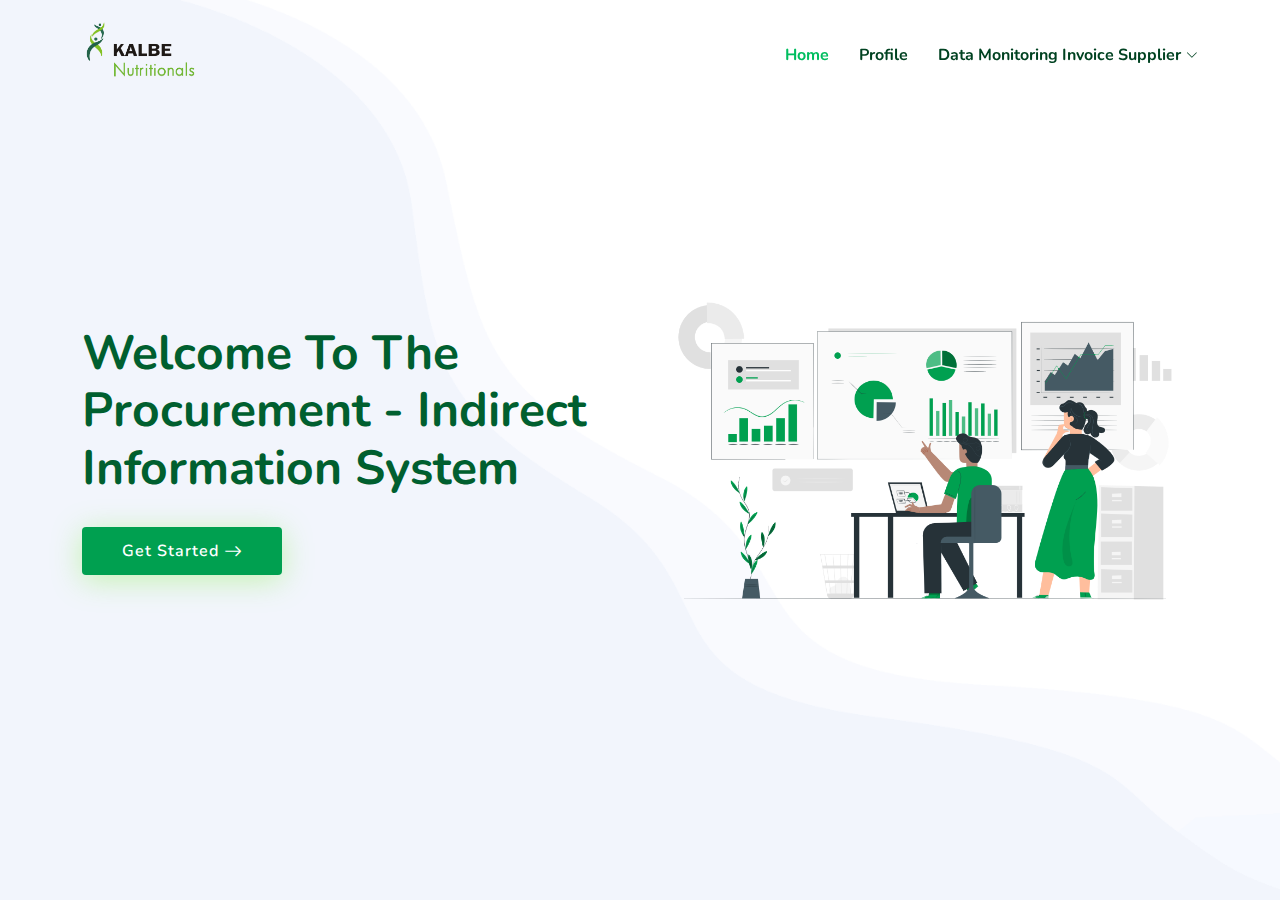
<file: src/index.html>
<!DOCTYPE html>
<html lang="en">
  <head>
    <meta charset="utf-8" />
    <meta content="width=device-width, initial-scale=1.0" name="viewport" />

    <title>Data Monitoring System</title>
    <meta content="" name="description" />
    <meta content="" name="keywords" />

    <!-- Favicons -->
    <!-- <link href="assets-copy/img/favicon.png" rel="icon" />
    <link href="assets-copy/img/apple-touch-icon.png" rel="apple-touch-icon" /> -->
    <link
      rel="shortcut icon"
      type="image/png"
      href="../assets-copy/img/logo-kalbe.png"
    />

    <!-- Google Fonts -->
    <link
      href="https://fonts.googleapis.com/css?family=Open+Sans:300,300i,400,400i,600,600i,700,700i|Nunito:300,300i,400,400i,600,600i,700,700i|Poppins:300,300i,400,400i,500,500i,600,600i,700,700i"
      rel="stylesheet"
    />

    <!-- Vendor CSS Files -->
    <link href="assets-copy/vendor/aos/aos.css" rel="stylesheet" />
    <link
      href="assets-copy/vendor/bootstrap/css/bootstrap.min.css"
      rel="stylesheet"
    />
    <link
      href="assets-copy/vendor/bootstrap-icons/bootstrap-icons.css"
      rel="stylesheet"
    />
    <link
      href="assets-copy/vendor/glightbox/css/glightbox.min.css"
      rel="stylesheet"
    />
    <link href="assets-copy/vendor/remixicon/remixicon.css" rel="stylesheet" />
    <link
      href="assets-copy/vendor/swiper/swiper-bundle.min.css"
      rel="stylesheet"
    />

    <!-- Template Main CSS File -->
    <link href="assets-copy/css/style.css" rel="stylesheet" />
  </head>

  <body>
    <!-- ======= Header ======= -->
    <header id="header" class="header fixed-top">
      <div
        class="container-fluid container-xl d-flex align-items-center justify-content-between"
      >
        <a href="/index.html" class="logo d-flex align-items-center">
          <img src="assets-copy/img/logo-kalbe.png" alt="" />
          <!-- <span>KALBE Nutritionals</span> -->
        </a>

        <nav id="navbar" class="navbar">
          <ul>
            <li><a class="nav-link scrollto active" href="#hero">Home</a></li>
            <li><a class="nav-link scrollto" href="#profile">Profile</a></li>
            <li class="dropdown">
              <a href="#"
                ><span>Data Monitoring Invoice Supplier</span>
                <i class="bi bi-chevron-down"></i
              ></a>
              <ul>
                <li>
                  <a href="/html/dashboard.html"
                    >Dashboard Monitoring Invoice</a
                  >
                </li>
                <li>
                  <a
                    href="https://drive.google.com/drive/folders/1Kh6WvmgN1ZImGAEQP8V4a2gEQS2DhvIm?usp=drive_link"
                    >Softcopy Invoice</a
                  >
                </li>
              </ul>
            </li>
          </ul>
          <i class="bi bi-list mobile-nav-toggle"></i>
        </nav>
        <!-- .navbar -->
      </div>
    </header>
    <!-- End Header -->

    <!-- ======= Hero Section ======= -->
    <section id="hero" class="hero d-flex align-items-center">
      <div class="container">
        <div class="row">
          <div class="col-lg-6 d-flex flex-column justify-content-center">
            <h1 data-aos="fade-up">
              Welcome To The Procurement - Indirect Information System
            </h1>
            <!-- <h2 data-aos="fade-up" data-aos-delay="400">
              We are team of talented designers making websites with Bootstrap
            </h2> -->
            <div data-aos="fade-up" data-aos-delay="600">
              <div class="text-center text-lg-start">
                <a
                  href="#about"
                  class="btn-get-started scrollto d-inline-flex align-items-center justify-content-center align-self-center"
                >
                  <span>Get Started</span>
                  <i class="bi bi-arrow-right"></i>
                </a>
              </div>
            </div>
          </div>
          <div
            class="col-lg-6 hero-img"
            data-aos="zoom-out"
            data-aos-delay="200"
          >
            <img
              src="assets-copy/img/Data report-pana.png"
              class="img-fluid"
              alt=""
            />
          </div>
        </div>
      </div>
    </section>
    <!-- End Hero -->

    <!-- Vendor JS Files -->
    <script src="assets-copy/vendor/purecounter/purecounter_vanilla.js"></script>
    <script src="assets-copy/vendor/aos/aos.js"></script>
    <script src="assets-copy/vendor/bootstrap/js/bootstrap.bundle.min.js"></script>
    <script src="assets-copy/vendor/glightbox/js/glightbox.min.js"></script>
    <script src="assets-copy/vendor/isotope-layout/isotope.pkgd.min.js"></script>
    <script src="assets-copy/vendor/swiper/swiper-bundle.min.js"></script>
    <script src="assets-copy/vendor/php-email-form/validate.js"></script>

    <!-- Template Main JS File -->
    <script src="assets-copy/js/main.js"></script>
  </body>
</html>
</file>
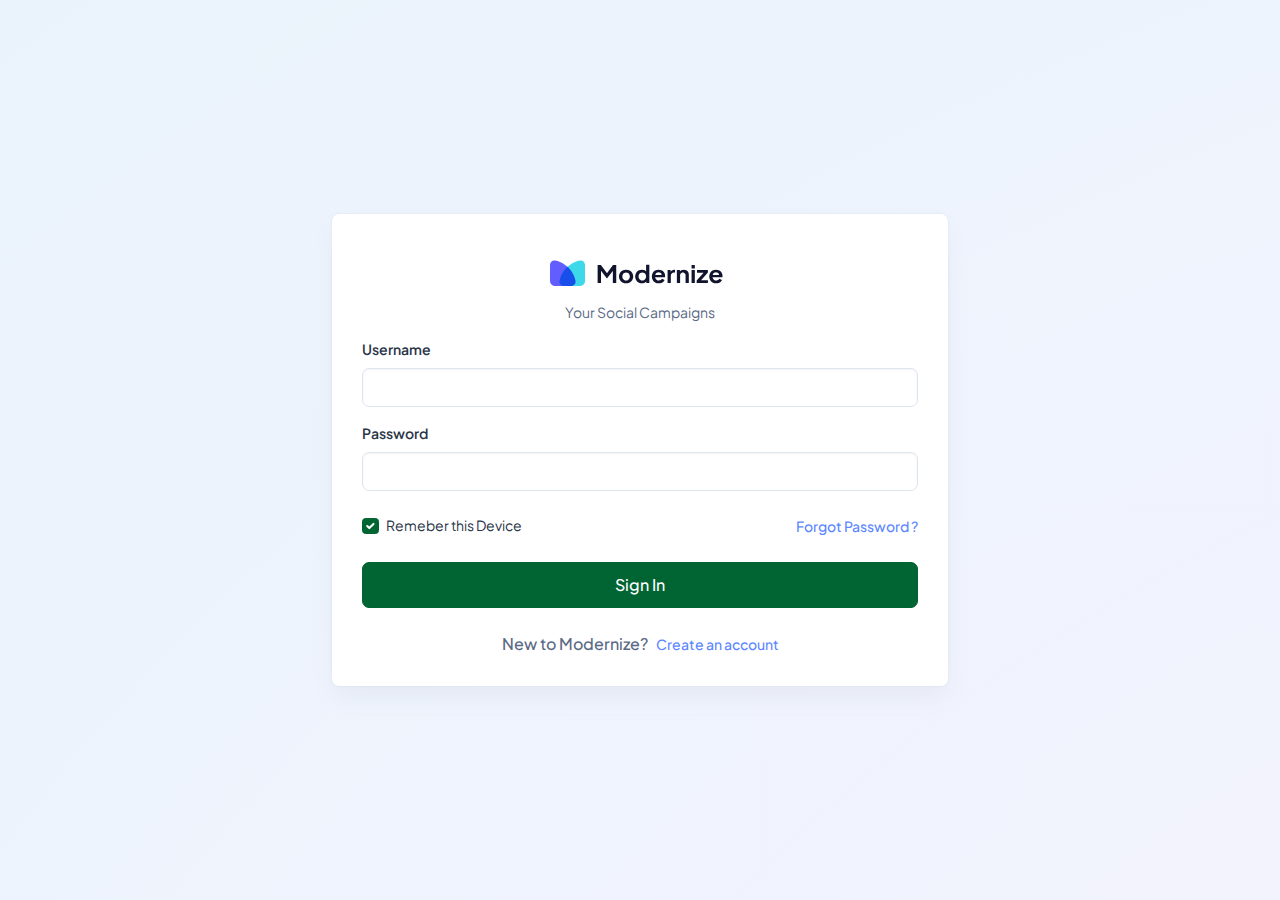
<file: src/html/authentication-login.html>
<!doctype html>
<html lang="en">

<head>
  <meta charset="utf-8">
  <meta name="viewport" content="width=device-width, initial-scale=1">
  <title>Modernize Free</title>
  <link rel="shortcut icon" type="image/png" href="../assets/images/logos/favicon.png" />
  <link rel="stylesheet" href="../assets/css/styles.min.css" />
</head>

<body>
  <!--  Body Wrapper -->
  <div class="page-wrapper" id="main-wrapper" data-layout="vertical" data-navbarbg="skin6" data-sidebartype="full"
    data-sidebar-position="fixed" data-header-position="fixed">
    <div
      class="position-relative overflow-hidden radial-gradient min-vh-100 d-flex align-items-center justify-content-center">
      <div class="d-flex align-items-center justify-content-center w-100">
        <div class="row justify-content-center w-100">
          <div class="col-md-8 col-lg-6 col-xxl-3">
            <div class="card mb-0">
              <div class="card-body">
                <a href="./index.html" class="text-nowrap logo-img text-center d-block py-3 w-100">
                  <img src="../assets/images/logos/dark-logo.svg" width="180" alt="">
                </a>
                <p class="text-center">Your Social Campaigns</p>
                <form>
                  <div class="mb-3">
                    <label for="exampleInputEmail1" class="form-label">Username</label>
                    <input type="email" class="form-control" id="exampleInputEmail1" aria-describedby="emailHelp">
                  </div>
                  <div class="mb-4">
                    <label for="exampleInputPassword1" class="form-label">Password</label>
                    <input type="password" class="form-control" id="exampleInputPassword1">
                  </div>
                  <div class="d-flex align-items-center justify-content-between mb-4">
                    <div class="form-check">
                      <input class="form-check-input primary" type="checkbox" value="" id="flexCheckChecked" checked>
                      <label class="form-check-label text-dark" for="flexCheckChecked">
                        Remeber this Device
                      </label>
                    </div>
                    <a class="text-primary fw-bold" href="./index.html">Forgot Password ?</a>
                  </div>
                  <a href="./index.html" class="btn btn-primary w-100 py-8 fs-4 mb-4 rounded-2">Sign In</a>
                  <div class="d-flex align-items-center justify-content-center">
                    <p class="fs-4 mb-0 fw-bold">New to Modernize?</p>
                    <a class="text-primary fw-bold ms-2" href="./authentication-register.html">Create an account</a>
                  </div>
                </form>
              </div>
            </div>
          </div>
        </div>
      </div>
    </div>
  </div>
  <script src="../assets/libs/jquery/dist/jquery.min.js"></script>
  <script src="../assets/libs/bootstrap/dist/js/bootstrap.bundle.min.js"></script>
</body>

</html>
</file>
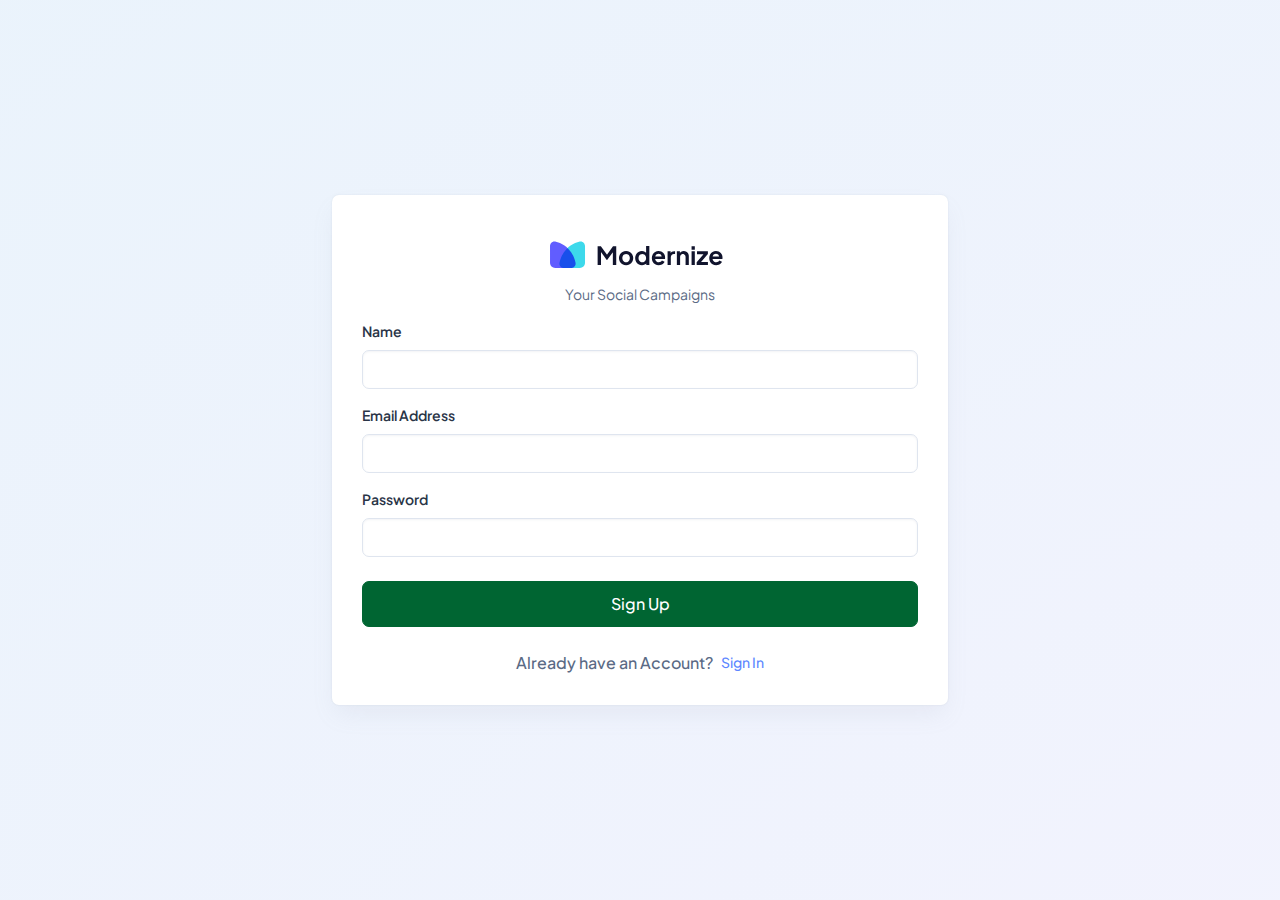
<file: src/html/authentication-register.html>
<!doctype html>
<html lang="en">

<head>
  <meta charset="utf-8">
  <meta name="viewport" content="width=device-width, initial-scale=1">
  <title>Modernize Free</title>
  <link rel="shortcut icon" type="image/png" href="../assets/images/logos/favicon.png" />
  <link rel="stylesheet" href="../assets/css/styles.min.css" />
</head>

<body>
  <!--  Body Wrapper -->
  <div class="page-wrapper" id="main-wrapper" data-layout="vertical" data-navbarbg="skin6" data-sidebartype="full"
    data-sidebar-position="fixed" data-header-position="fixed">
    <div
      class="position-relative overflow-hidden radial-gradient min-vh-100 d-flex align-items-center justify-content-center">
      <div class="d-flex align-items-center justify-content-center w-100">
        <div class="row justify-content-center w-100">
          <div class="col-md-8 col-lg-6 col-xxl-3">
            <div class="card mb-0">
              <div class="card-body">
                <a href="./index.html" class="text-nowrap logo-img text-center d-block py-3 w-100">
                  <img src="../assets/images/logos/dark-logo.svg" width="180" alt="">
                </a>
                <p class="text-center">Your Social Campaigns</p>
                <form>
                  <div class="mb-3">
                    <label for="exampleInputtext1" class="form-label">Name</label>
                    <input type="text" class="form-control" id="exampleInputtext1" aria-describedby="textHelp">
                  </div>
                  <div class="mb-3">
                    <label for="exampleInputEmail1" class="form-label">Email Address</label>
                    <input type="email" class="form-control" id="exampleInputEmail1" aria-describedby="emailHelp">
                  </div>
                  <div class="mb-4">
                    <label for="exampleInputPassword1" class="form-label">Password</label>
                    <input type="password" class="form-control" id="exampleInputPassword1">
                  </div>
                  <a href="./index.html" class="btn btn-primary w-100 py-8 fs-4 mb-4 rounded-2">Sign Up</a>
                  <div class="d-flex align-items-center justify-content-center">
                    <p class="fs-4 mb-0 fw-bold">Already have an Account?</p>
                    <a class="text-primary fw-bold ms-2" href="./authentication-login.html">Sign In</a>
                  </div>
                </form>
              </div>
            </div>
          </div>
        </div>
      </div>
    </div>
  </div>
  <script src="../assets/libs/jquery/dist/jquery.min.js"></script>
  <script src="../assets/libs/bootstrap/dist/js/bootstrap.bundle.min.js"></script>
</body>

</html>
</file>
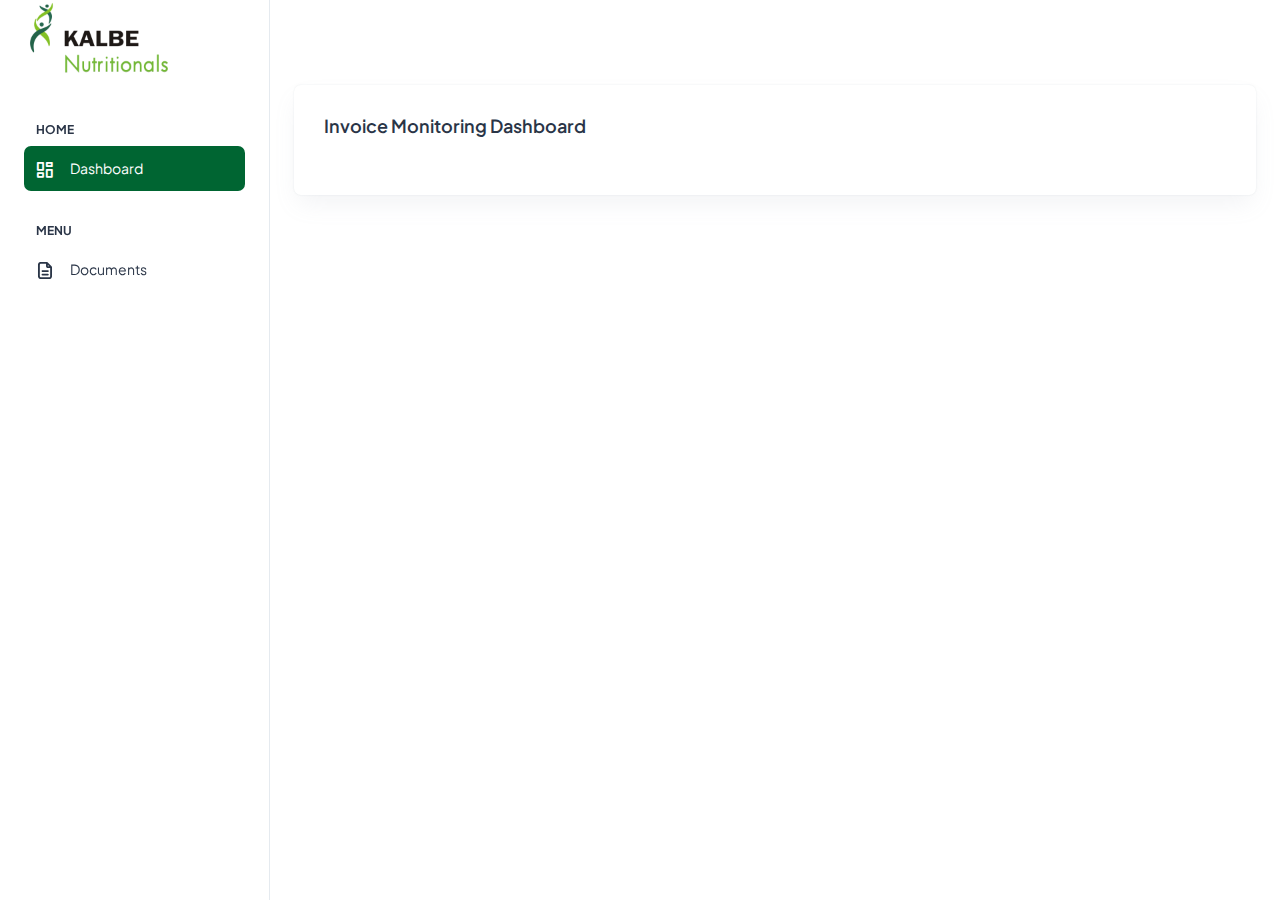
<file: src/html/dashboard.html>
<!DOCTYPE html>
<html lang="en">
  <head>
    <meta charset="utf-8" />
    <meta name="viewport" content="width=device-width, initial-scale=1" />
    <title>Invoice Monitoring</title>
    <link
      rel="shortcut icon"
      type="image/png"
      href="../assets/images/logos/kalbe.png"
    />
    <link rel="stylesheet" href="../assets/css/styles.min.css" />
  </head>

  <body>
    <!--  Body Wrapper -->
    <div
      class="page-wrapper"
      id="main-wrapper"
      data-layout="vertical"
      data-navbarbg="skin6"
      data-sidebartype="full"
      data-sidebar-position="fixed"
      data-header-position="fixed"
    >
      <!-- Sidebar Start -->
      <aside class="left-sidebar">
        <!-- Sidebar scroll-->
        <div>
          <div
            class="brand-logo d-flex align-items-center justify-content-between"
          >
            <a href="/src/index.html" class="text-nowrap logo-img">
              <img src="../assets/images/logos/kalbe.png" width="150" alt="" />
              <!-- <h3 class="text-nowrap logo-img">The Logo</h3> -->
            </a>
            <div
              class="close-btn d-xl-none d-block sidebartoggler cursor-pointer"
              id="sidebarCollapse"
            >
              <i class="ti ti-x fs-8"></i>
            </div>
          </div>
          <!-- Sidebar navigation-->
          <nav class="sidebar-nav scroll-sidebar" data-simplebar="">
            <ul id="sidebarnav">
              <li class="nav-small-cap">
                <i class="ti ti-dots nav-small-cap-icon fs-4"></i>
                <span class="hide-menu">Home</span>
              </li>
              <li class="sidebar-item">
                <a
                  class="sidebar-link"
                  href="./dashboard.html"
                  aria-expanded="false"
                >
                  <span>
                    <i class="ti ti-layout-dashboard"></i>
                  </span>
                  <span class="hide-menu">Dashboard</span>
                </a>
              </li>
              <li class="nav-small-cap">
                <i class="ti ti-dots nav-small-cap-icon fs-4"></i>
                <span class="hide-menu">Menu</span>
              </li>
              <!--<li class="sidebar-item">
                <a
                  class="sidebar-link"
                  href="./ui-buttons.html"
                  aria-expanded="false"
                >
                  <span>
                    <i class="ti ti-article"></i>
                  </span>
                  <span class="hide-menu">Buttons</span>
                </a>
              </li> -->
              <!-- <li class="sidebar-item">
                <a
                  class="sidebar-link"
                  href="./ui-alerts.html"
                  aria-expanded="false"
                >
                  <span>
                    <i class="ti ti-alert-circle"></i>
                  </span>
                  <span class="hide-menu">Alerts</span>
                </a>
              </li> -->
              <!-- <li class="sidebar-item">
                <a
                  class="sidebar-link"
                  href="./ui-card.html"
                  aria-expanded="false"
                >
                  <span>
                    <i class="ti ti-cards"></i>
                  </span>
                  <span class="hide-menu">Card</span>
                </a>
              </li> -->
              <li class="sidebar-item">
                <a
                  class="sidebar-link"
                  href="https://drive.google.com/drive/folders/1Kh6WvmgN1ZImGAEQP8V4a2gEQS2DhvIm?usp=drive_link"
                  aria-expanded="false"
                >
                  <span>
                    <i class="ti ti-file-description"></i>
                  </span>
                  <span class="hide-menu">Documents</span>
                </a>
              </li>
              <!-- <li class="sidebar-item">
                <a
                  class="sidebar-link"
                  href="./ui-typography.html"
                  aria-expanded="false"
                >
                  <span>
                    <i class="ti ti-typography"></i>
                  </span>
                  <span class="hide-menu">Typography</span>
                </a>
              </li> -->
              <!-- <li class="nav-small-cap">
                <i class="ti ti-dots nav-small-cap-icon fs-4"></i>
                <span class="hide-menu">Others</span>
              </li> -->
              <!-- <li class="sidebar-item">
                <a
                  class="sidebar-link"
                  href="./authentication-login.html"
                  aria-expanded="false"
                >
                  <span>
                    <i class="ti ti-login"></i>
                  </span>
                  <span class="hide-menu">Login</span>
                </a>
              </li>
              <li class="sidebar-item">
                <a
                  class="sidebar-link"
                  href="./authentication-register.html"
                  aria-expanded="false"
                >
                  <span>
                    <i class="ti ti-user-plus"></i>
                  </span>
                  <span class="hide-menu">Register</span>
                </a>
              </li> -->
              <!-- <li class="nav-small-cap">
                <i class="ti ti-dots nav-small-cap-icon fs-4"></i>
                <span class="hide-menu">Others</span>
              </li> -->
              <!-- <li class="sidebar-item">
                <a
                  class="sidebar-link"
                  href="./icon-tabler.html"
                  aria-expanded="false"
                >
                  <span>
                    <i class="ti ti-mood-happy"></i>
                  </span>
                  <span class="hide-menu">Icons</span>
                </a>
              </li>
              <li class="sidebar-item">
                <a
                  class="sidebar-link"
                  href="./sample-page.html"
                  aria-expanded="false"
                >
                  <span>
                    <i class="ti ti-aperture"></i>
                  </span>
                  <span class="hide-menu">Sample Page</span>
                </a>
              </li> -->
            </ul>
            <!-- <div
              class="unlimited-access hide-menu bg-light-primary position-relative mb-7 mt-5 rounded"
            >
              <div class="d-flex">
                <div class="unlimited-access-title me-3">
                  <h6 class="fw-semibold fs-4 mb-6 text-dark w-85">
                    Upgrade to pro
                  </h6>
                  <a
                    href="https://adminmart.com/product/modernize-bootstrap-5-admin-template/"
                    target="_blank"
                    class="btn btn-primary fs-2 fw-semibold lh-sm"
                    >Buy Pro</a
                  >
                </div>
                <div class="unlimited-access-img">
                  <img
                    src="../assets/images/backgrounds/rocket.png"
                    alt=""
                    class="img-fluid"
                  />
                </div>
              </div>
            </div> -->
          </nav>
          <!-- End Sidebar navigation -->
        </div>
        <!-- End Sidebar scroll-->
      </aside>
      <!--  Sidebar End -->
      <!--  Main wrapper -->
      <div class="body-wrapper">
        <!--  Header Start -->
        <header class="app-header">
          <nav class="navbar navbar-expand-lg navbar-light">
            <ul class="navbar-nav">
              <li class="nav-item d-block d-xl-none">
                <a
                  class="nav-link sidebartoggler nav-icon-hover"
                  id="headerCollapse"
                  href="javascript:void(0)"
                >
                  <i class="ti ti-menu-2"></i>
                </a>
              </li>
              <!-- <li class="nav-item">
                <a class="nav-link nav-icon-hover" href="javascript:void(0)">
                  <i class="ti ti-bell-ringing"></i>
                  <div class="notification bg-primary rounded-circle"></div>
                </a>
              </li> -->
            </ul>
            <div
              class="navbar-collapse justify-content-end px-0"
              id="navbarNav"
            >
              <ul
                class="navbar-nav flex-row ms-auto align-items-center justify-content-end"
              >
                <!-- <a
                  href="https://adminmart.com/product/modernize-free-bootstrap-admin-dashboard/"
                  target="_blank"
                  class="btn btn-primary"
                  >Download Free</a
                > -->
                <!-- <li class="nav-item dropdown">
                  <a
                    class="nav-link nav-icon-hover"
                    href="javascript:void(0)"
                    id="drop2"
                    data-bs-toggle="dropdown"
                    aria-expanded="false"
                  >
                    <img
                      src="../assets/images/profile/user-1.jpg"
                      alt=""
                      width="35"
                      height="35"
                      class="rounded-circle"
                    />
                  </a>
                  <div
                    class="dropdown-menu dropdown-menu-end dropdown-menu-animate-up"
                    aria-labelledby="drop2"
                  >
                    <div class="message-body">
                      <a
                        href="javascript:void(0)"
                        class="d-flex align-items-center gap-2 dropdown-item"
                      >
                        <i class="ti ti-user fs-6"></i>
                        <p class="mb-0 fs-3">My Profile</p>
                      </a>
                      <a
                        href="javascript:void(0)"
                        class="d-flex align-items-center gap-2 dropdown-item"
                      >
                        <i class="ti ti-mail fs-6"></i>
                        <p class="mb-0 fs-3">My Account</p>
                      </a>
                      <a
                        href="javascript:void(0)"
                        class="d-flex align-items-center gap-2 dropdown-item"
                      >
                        <i class="ti ti-list-check fs-6"></i>
                        <p class="mb-0 fs-3">My Task</p>
                      </a>
                      <a
                        href="./authentication-login.html"
                        class="btn btn-outline-primary mx-3 mt-2 d-block"
                        >Logout</a
                      >
                    </div>
                  </div>
                </li> -->
              </ul>
            </div>
          </nav>
        </header>
        <!--  Header End -->
        <div class="container-fluid">
          <!--  Row 1 -->
          <div class="row">
            <div class="col-lg-12 d-flex align-items-strech">
              <div class="card w-100">
                <div class="card-body">
                  <div
                    class="d-sm-flex d-block align-items-center justify-content-between mb-9"
                  >
                    <div class="mb-3 mb-sm-0">
                      <h5 class="card-title fw-semibold">
                        Invoice Monitoring Dashboard
                      </h5>
                    </div>
                  </div>
                  <div>
                    <tableau-viz
                      id="tableauViz"
                      src="https://public.tableau.com/views/InvoiceAnalytics_16902736773170/Dashboard?:language=en-US&publish=yes&:display_count=n&:origin=viz_share_link"
                      toolbar="hidden"
                      width="1200"
                      height="800"
                      hide-tabs
                    >
                    </tableau-viz>
                  </div>
                </div>
              </div>
            </div>
          </div>
          <!-- <div class="row">
            <div class="col-lg-4 d-flex align-items-stretch">
              <div class="card w-100">
                <div class="card-body p-4">
                  <div class="mb-4">
                    <h5 class="card-title fw-semibold">Recent Transactions</h5>
                  </div>
                  <ul class="timeline-widget mb-0 position-relative mb-n5">
                    <li
                      class="timeline-item d-flex position-relative overflow-hidden"
                    >
                      <div
                        class="timeline-time text-dark flex-shrink-0 text-end"
                      >
                        09:30
                      </div>
                      <div
                        class="timeline-badge-wrap d-flex flex-column align-items-center"
                      >
                        <span
                          class="timeline-badge border-2 border border-primary flex-shrink-0 my-8"
                        ></span>
                        <span
                          class="timeline-badge-border d-block flex-shrink-0"
                        ></span>
                      </div>
                      <div class="timeline-desc fs-3 text-dark mt-n1">
                        Payment received from John Doe of $385.90
                      </div>
                    </li>
                    <li
                      class="timeline-item d-flex position-relative overflow-hidden"
                    >
                      <div
                        class="timeline-time text-dark flex-shrink-0 text-end"
                      >
                        10:00 am
                      </div>
                      <div
                        class="timeline-badge-wrap d-flex flex-column align-items-center"
                      >
                        <span
                          class="timeline-badge border-2 border border-info flex-shrink-0 my-8"
                        ></span>
                        <span
                          class="timeline-badge-border d-block flex-shrink-0"
                        ></span>
                      </div>
                      <div
                        class="timeline-desc fs-3 text-dark mt-n1 fw-semibold"
                      >
                        New sale recorded
                        <a
                          href="javascript:void(0)"
                          class="text-primary d-block fw-normal"
                          >#ML-3467</a
                        >
                      </div>
                    </li>
                    <li
                      class="timeline-item d-flex position-relative overflow-hidden"
                    >
                      <div
                        class="timeline-time text-dark flex-shrink-0 text-end"
                      >
                        12:00 am
                      </div>
                      <div
                        class="timeline-badge-wrap d-flex flex-column align-items-center"
                      >
                        <span
                          class="timeline-badge border-2 border border-success flex-shrink-0 my-8"
                        ></span>
                        <span
                          class="timeline-badge-border d-block flex-shrink-0"
                        ></span>
                      </div>
                      <div class="timeline-desc fs-3 text-dark mt-n1">
                        Payment was made of $64.95 to Michael
                      </div>
                    </li>
                    <li
                      class="timeline-item d-flex position-relative overflow-hidden"
                    >
                      <div
                        class="timeline-time text-dark flex-shrink-0 text-end"
                      >
                        09:30 am
                      </div>
                      <div
                        class="timeline-badge-wrap d-flex flex-column align-items-center"
                      >
                        <span
                          class="timeline-badge border-2 border border-warning flex-shrink-0 my-8"
                        ></span>
                        <span
                          class="timeline-badge-border d-block flex-shrink-0"
                        ></span>
                      </div>
                      <div
                        class="timeline-desc fs-3 text-dark mt-n1 fw-semibold"
                      >
                        New sale recorded
                        <a
                          href="javascript:void(0)"
                          class="text-primary d-block fw-normal"
                          >#ML-3467</a
                        >
                      </div>
                    </li>
                    <li
                      class="timeline-item d-flex position-relative overflow-hidden"
                    >
                      <div
                        class="timeline-time text-dark flex-shrink-0 text-end"
                      >
                        09:30 am
                      </div>
                      <div
                        class="timeline-badge-wrap d-flex flex-column align-items-center"
                      >
                        <span
                          class="timeline-badge border-2 border border-danger flex-shrink-0 my-8"
                        ></span>
                        <span
                          class="timeline-badge-border d-block flex-shrink-0"
                        ></span>
                      </div>
                      <div
                        class="timeline-desc fs-3 text-dark mt-n1 fw-semibold"
                      >
                        New arrival recorded
                      </div>
                    </li>
                    <li
                      class="timeline-item d-flex position-relative overflow-hidden"
                    >
                      <div
                        class="timeline-time text-dark flex-shrink-0 text-end"
                      >
                        12:00 am
                      </div>
                      <div
                        class="timeline-badge-wrap d-flex flex-column align-items-center"
                      >
                        <span
                          class="timeline-badge border-2 border border-success flex-shrink-0 my-8"
                        ></span>
                      </div>
                      <div class="timeline-desc fs-3 text-dark mt-n1">
                        Payment Done
                      </div>
                    </li>
                  </ul>
                </div>
              </div>
            </div>
            <div class="col-lg-8 d-flex align-items-stretch">
              <div class="card w-100">
                <div class="card-body p-4">
                  <h5 class="card-title fw-semibold mb-4">
                    Recent Transactions
                  </h5>
                  <div class="table-responsive">
                    <table class="table text-nowrap mb-0 align-middle">
                      <thead class="text-dark fs-4">
                        <tr>
                          <th class="border-bottom-0">
                            <h6 class="fw-semibold mb-0">Id</h6>
                          </th>
                          <th class="border-bottom-0">
                            <h6 class="fw-semibold mb-0">Assigned</h6>
                          </th>
                          <th class="border-bottom-0">
                            <h6 class="fw-semibold mb-0">Name</h6>
                          </th>
                          <th class="border-bottom-0">
                            <h6 class="fw-semibold mb-0">Priority</h6>
                          </th>
                          <th class="border-bottom-0">
                            <h6 class="fw-semibold mb-0">Budget</h6>
                          </th>
                        </tr>
                      </thead>
                      <tbody>
                        <tr>
                          <td class="border-bottom-0">
                            <h6 class="fw-semibold mb-0">1</h6>
                          </td>
                          <td class="border-bottom-0">
                            <h6 class="fw-semibold mb-1">Sunil Joshi</h6>
                            <span class="fw-normal">Web Designer</span>
                          </td>
                          <td class="border-bottom-0">
                            <p class="mb-0 fw-normal">Elite Admin</p>
                          </td>
                          <td class="border-bottom-0">
                            <div class="d-flex align-items-center gap-2">
                              <span
                                class="badge bg-primary rounded-3 fw-semibold"
                                >Low</span
                              >
                            </div>
                          </td>
                          <td class="border-bottom-0">
                            <h6 class="fw-semibold mb-0 fs-4">$3.9</h6>
                          </td>
                        </tr>
                        <tr>
                          <td class="border-bottom-0">
                            <h6 class="fw-semibold mb-0">2</h6>
                          </td>
                          <td class="border-bottom-0">
                            <h6 class="fw-semibold mb-1">Andrew McDownland</h6>
                            <span class="fw-normal">Project Manager</span>
                          </td>
                          <td class="border-bottom-0">
                            <p class="mb-0 fw-normal">Real Homes WP Theme</p>
                          </td>
                          <td class="border-bottom-0">
                            <div class="d-flex align-items-center gap-2">
                              <span
                                class="badge bg-secondary rounded-3 fw-semibold"
                                >Medium</span
                              >
                            </div>
                          </td>
                          <td class="border-bottom-0">
                            <h6 class="fw-semibold mb-0 fs-4">$24.5k</h6>
                          </td>
                        </tr>
                        <tr>
                          <td class="border-bottom-0">
                            <h6 class="fw-semibold mb-0">3</h6>
                          </td>
                          <td class="border-bottom-0">
                            <h6 class="fw-semibold mb-1">Christopher Jamil</h6>
                            <span class="fw-normal">Project Manager</span>
                          </td>
                          <td class="border-bottom-0">
                            <p class="mb-0 fw-normal">MedicalPro WP Theme</p>
                          </td>
                          <td class="border-bottom-0">
                            <div class="d-flex align-items-center gap-2">
                              <span
                                class="badge bg-danger rounded-3 fw-semibold"
                                >High</span
                              >
                            </div>
                          </td>
                          <td class="border-bottom-0">
                            <h6 class="fw-semibold mb-0 fs-4">$12.8k</h6>
                          </td>
                        </tr>
                        <tr>
                          <td class="border-bottom-0">
                            <h6 class="fw-semibold mb-0">4</h6>
                          </td>
                          <td class="border-bottom-0">
                            <h6 class="fw-semibold mb-1">Nirav Joshi</h6>
                            <span class="fw-normal">Frontend Engineer</span>
                          </td>
                          <td class="border-bottom-0">
                            <p class="mb-0 fw-normal">Hosting Press HTML</p>
                          </td>
                          <td class="border-bottom-0">
                            <div class="d-flex align-items-center gap-2">
                              <span
                                class="badge bg-success rounded-3 fw-semibold"
                                >Critical</span
                              >
                            </div>
                          </td>
                          <td class="border-bottom-0">
                            <h6 class="fw-semibold mb-0 fs-4">$2.4k</h6>
                          </td>
                        </tr>
                      </tbody>
                    </table>
                  </div>
                </div>
              </div>
            </div>
          </div>
          <div class="row">
            <div class="col-sm-6 col-xl-3">
              <div class="card overflow-hidden rounded-2">
                <div class="position-relative">
                  <a href="javascript:void(0)"
                    ><img
                      src="../assets/images/products/s4.jpg"
                      class="card-img-top rounded-0"
                      alt="..."
                  /></a>
                  <a
                    href="javascript:void(0)"
                    class="bg-primary rounded-circle p-2 text-white d-inline-flex position-absolute bottom-0 end-0 mb-n3 me-3"
                    data-bs-toggle="tooltip"
                    data-bs-placement="top"
                    data-bs-title="Add To Cart"
                    ><i class="ti ti-basket fs-4"></i
                  ></a>
                </div>
                <div class="card-body pt-3 p-4">
                  <h6 class="fw-semibold fs-4">Boat Headphone</h6>
                  <div
                    class="d-flex align-items-center justify-content-between"
                  >
                    <h6 class="fw-semibold fs-4 mb-0">
                      $50
                      <span class="ms-2 fw-normal text-muted fs-3"
                        ><del>$65</del></span
                      >
                    </h6>
                    <ul class="list-unstyled d-flex align-items-center mb-0">
                      <li>
                        <a class="me-1" href="javascript:void(0)"
                          ><i class="ti ti-star text-warning"></i
                        ></a>
                      </li>
                      <li>
                        <a class="me-1" href="javascript:void(0)"
                          ><i class="ti ti-star text-warning"></i
                        ></a>
                      </li>
                      <li>
                        <a class="me-1" href="javascript:void(0)"
                          ><i class="ti ti-star text-warning"></i
                        ></a>
                      </li>
                      <li>
                        <a class="me-1" href="javascript:void(0)"
                          ><i class="ti ti-star text-warning"></i
                        ></a>
                      </li>
                      <li>
                        <a class="" href="javascript:void(0)"
                          ><i class="ti ti-star text-warning"></i
                        ></a>
                      </li>
                    </ul>
                  </div>
                </div>
              </div>
            </div>
            <div class="col-sm-6 col-xl-3">
              <div class="card overflow-hidden rounded-2">
                <div class="position-relative">
                  <a href="javascript:void(0)"
                    ><img
                      src="../assets/images/products/s5.jpg"
                      class="card-img-top rounded-0"
                      alt="..."
                  /></a>
                  <a
                    href="javascript:void(0)"
                    class="bg-primary rounded-circle p-2 text-white d-inline-flex position-absolute bottom-0 end-0 mb-n3 me-3"
                    data-bs-toggle="tooltip"
                    data-bs-placement="top"
                    data-bs-title="Add To Cart"
                    ><i class="ti ti-basket fs-4"></i
                  ></a>
                </div>
                <div class="card-body pt-3 p-4">
                  <h6 class="fw-semibold fs-4">MacBook Air Pro</h6>
                  <div
                    class="d-flex align-items-center justify-content-between"
                  >
                    <h6 class="fw-semibold fs-4 mb-0">
                      $650
                      <span class="ms-2 fw-normal text-muted fs-3"
                        ><del>$900</del></span
                      >
                    </h6>
                    <ul class="list-unstyled d-flex align-items-center mb-0">
                      <li>
                        <a class="me-1" href="javascript:void(0)"
                          ><i class="ti ti-star text-warning"></i
                        ></a>
                      </li>
                      <li>
                        <a class="me-1" href="javascript:void(0)"
                          ><i class="ti ti-star text-warning"></i
                        ></a>
                      </li>
                      <li>
                        <a class="me-1" href="javascript:void(0)"
                          ><i class="ti ti-star text-warning"></i
                        ></a>
                      </li>
                      <li>
                        <a class="me-1" href="javascript:void(0)"
                          ><i class="ti ti-star text-warning"></i
                        ></a>
                      </li>
                      <li>
                        <a class="" href="javascript:void(0)"
                          ><i class="ti ti-star text-warning"></i
                        ></a>
                      </li>
                    </ul>
                  </div>
                </div>
              </div>
            </div>
            <div class="col-sm-6 col-xl-3">
              <div class="card overflow-hidden rounded-2">
                <div class="position-relative">
                  <a href="javascript:void(0)"
                    ><img
                      src="../assets/images/products/s7.jpg"
                      class="card-img-top rounded-0"
                      alt="..."
                  /></a>
                  <a
                    href="javascript:void(0)"
                    class="bg-primary rounded-circle p-2 text-white d-inline-flex position-absolute bottom-0 end-0 mb-n3 me-3"
                    data-bs-toggle="tooltip"
                    data-bs-placement="top"
                    data-bs-title="Add To Cart"
                    ><i class="ti ti-basket fs-4"></i
                  ></a>
                </div>
                <div class="card-body pt-3 p-4">
                  <h6 class="fw-semibold fs-4">Red Valvet Dress</h6>
                  <div
                    class="d-flex align-items-center justify-content-between"
                  >
                    <h6 class="fw-semibold fs-4 mb-0">
                      $150
                      <span class="ms-2 fw-normal text-muted fs-3"
                        ><del>$200</del></span
                      >
                    </h6>
                    <ul class="list-unstyled d-flex align-items-center mb-0">
                      <li>
                        <a class="me-1" href="javascript:void(0)"
                          ><i class="ti ti-star text-warning"></i
                        ></a>
                      </li>
                      <li>
                        <a class="me-1" href="javascript:void(0)"
                          ><i class="ti ti-star text-warning"></i
                        ></a>
                      </li>
                      <li>
                        <a class="me-1" href="javascript:void(0)"
                          ><i class="ti ti-star text-warning"></i
                        ></a>
                      </li>
                      <li>
                        <a class="me-1" href="javascript:void(0)"
                          ><i class="ti ti-star text-warning"></i
                        ></a>
                      </li>
                      <li>
                        <a class="" href="javascript:void(0)"
                          ><i class="ti ti-star text-warning"></i
                        ></a>
                      </li>
                    </ul>
                  </div>
                </div>
              </div>
            </div>
            <div class="col-sm-6 col-xl-3">
              <div class="card overflow-hidden rounded-2">
                <div class="position-relative">
                  <a href="javascript:void(0)"
                    ><img
                      src="../assets/images/products/s11.jpg"
                      class="card-img-top rounded-0"
                      alt="..."
                  /></a>
                  <a
                    href="javascript:void(0)"
                    class="bg-primary rounded-circle p-2 text-white d-inline-flex position-absolute bottom-0 end-0 mb-n3 me-3"
                    data-bs-toggle="tooltip"
                    data-bs-placement="top"
                    data-bs-title="Add To Cart"
                    ><i class="ti ti-basket fs-4"></i
                  ></a>
                </div>
                <div class="card-body pt-3 p-4">
                  <h6 class="fw-semibold fs-4">Cute Soft Teddybear</h6>
                  <div
                    class="d-flex align-items-center justify-content-between"
                  >
                    <h6 class="fw-semibold fs-4 mb-0">
                      $285
                      <span class="ms-2 fw-normal text-muted fs-3"
                        ><del>$345</del></span
                      >
                    </h6>
                    <ul class="list-unstyled d-flex align-items-center mb-0">
                      <li>
                        <a class="me-1" href="javascript:void(0)"
                          ><i class="ti ti-star text-warning"></i
                        ></a>
                      </li>
                      <li>
                        <a class="me-1" href="javascript:void(0)"
                          ><i class="ti ti-star text-warning"></i
                        ></a>
                      </li>
                      <li>
                        <a class="me-1" href="javascript:void(0)"
                          ><i class="ti ti-star text-warning"></i
                        ></a>
                      </li>
                      <li>
                        <a class="me-1" href="javascript:void(0)"
                          ><i class="ti ti-star text-warning"></i
                        ></a>
                      </li>
                      <li>
                        <a class="" href="javascript:void(0)"
                          ><i class="ti ti-star text-warning"></i
                        ></a>
                      </li>
                    </ul>
                  </div>
                </div>
              </div>
            </div>
          </div>
          <div class="py-6 px-6 text-center">
            <p class="mb-0 fs-4">
              Design and Developed by
              <a
                href="https://adminmart.com/"
                target="_blank"
                class="pe-1 text-primary text-decoration-underline"
                >AdminMart.com</a
              >
              Distributed by <a href="https://themewagon.com">ThemeWagon</a>
            </p>
          </div> -->
        </div>
      </div>
    </div>
    <script src="../assets/libs/jquery/dist/jquery.min.js"></script>
    <script src="../assets/libs/bootstrap/dist/js/bootstrap.bundle.min.js"></script>
    <script src="../assets/js/sidebarmenu.js"></script>
    <script src="../assets/js/app.min.js"></script>
    <!-- <script src="../assets/js/dashboard.js"></script> -->
    <script
      type="module"
      src="https://public.tableau.com/javascripts/api/tableau.embedding.3.latest.min.js"
    ></script>
  </body>
</html>
</file>
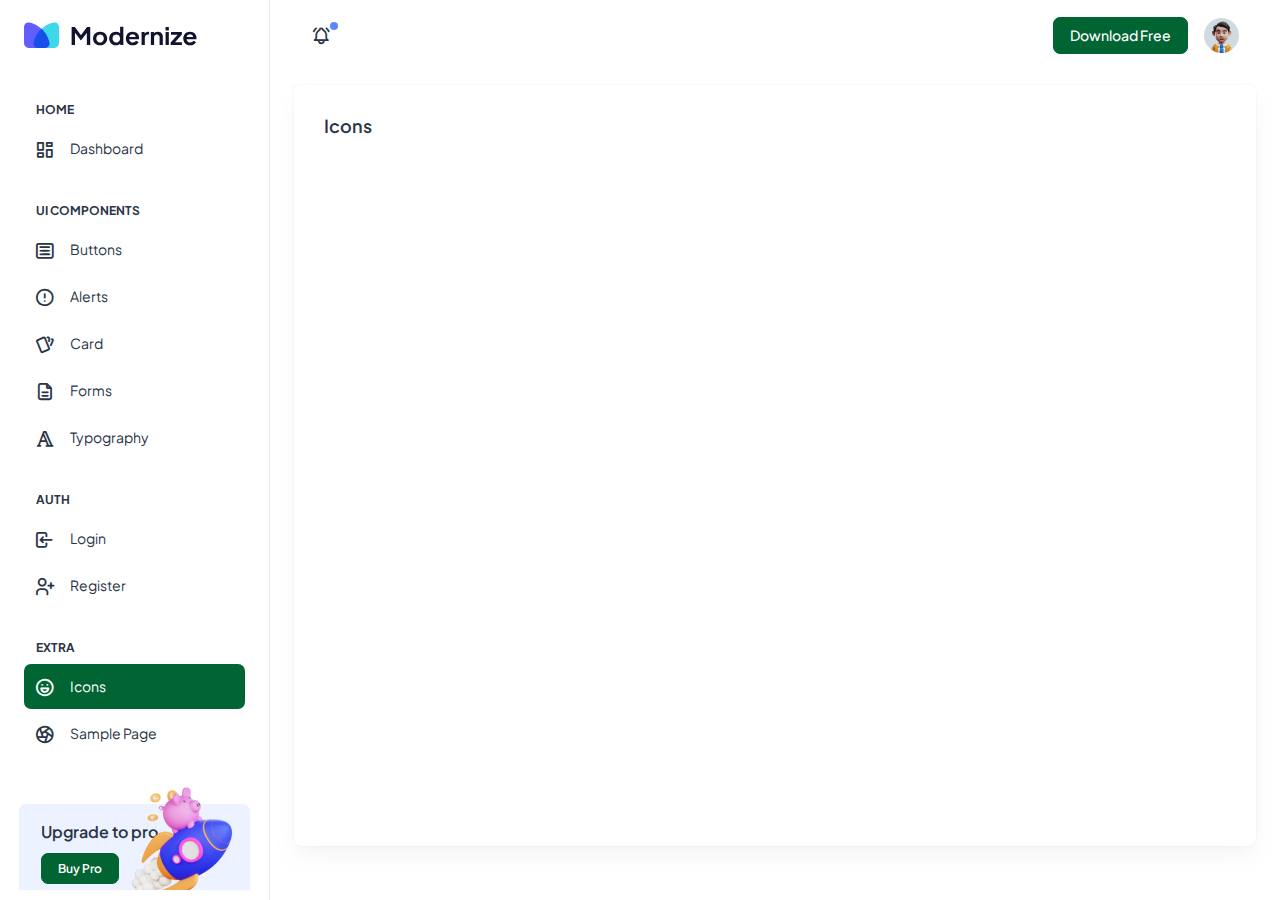
<file: src/html/icon-tabler.html>
<!doctype html>
<html lang="en">

<head>
  <meta charset="utf-8">
  <meta name="viewport" content="width=device-width, initial-scale=1">
  <title>Modernize Free</title>
  <link rel="shortcut icon" type="image/png" href="../assets/images/logos/favicon.png" />
  <link rel="stylesheet" href="../assets/css/styles.min.css" />
</head>

<body>
  <!--  Body Wrapper -->
  <div class="page-wrapper" id="main-wrapper" data-layout="vertical" data-navbarbg="skin6" data-sidebartype="full"
    data-sidebar-position="fixed" data-header-position="fixed">
    <!-- Sidebar Start -->
    <aside class="left-sidebar">
      <!-- Sidebar scroll-->
      <div>
        <div class="brand-logo d-flex align-items-center justify-content-between">
          <a href="./index.html" class="text-nowrap logo-img">
            <img src="../assets/images/logos/dark-logo.svg" width="180" alt="" />
          </a>
          <div class="close-btn d-xl-none d-block sidebartoggler cursor-pointer" id="sidebarCollapse">
            <i class="ti ti-x fs-8"></i>
          </div>
        </div>
        <!-- Sidebar navigation-->
        <nav class="sidebar-nav scroll-sidebar" data-simplebar="">
          <ul id="sidebarnav">
            <li class="nav-small-cap">
              <i class="ti ti-dots nav-small-cap-icon fs-4"></i>
              <span class="hide-menu">Home</span>
            </li>
            <li class="sidebar-item">
              <a class="sidebar-link" href="./index.html" aria-expanded="false">
                <span>
                  <i class="ti ti-layout-dashboard"></i>
                </span>
                <span class="hide-menu">Dashboard</span>
              </a>
            </li>
            <li class="nav-small-cap">
              <i class="ti ti-dots nav-small-cap-icon fs-4"></i>
              <span class="hide-menu">UI COMPONENTS</span>
            </li>
            <li class="sidebar-item">
              <a class="sidebar-link" href="./ui-buttons.html" aria-expanded="false">
                <span>
                  <i class="ti ti-article"></i>
                </span>
                <span class="hide-menu">Buttons</span>
              </a>
            </li>
            <li class="sidebar-item">
              <a class="sidebar-link" href="./ui-alerts.html" aria-expanded="false">
                <span>
                  <i class="ti ti-alert-circle"></i>
                </span>
                <span class="hide-menu">Alerts</span>
              </a>
            </li>
            <li class="sidebar-item">
              <a class="sidebar-link" href="./ui-card.html" aria-expanded="false">
                <span>
                  <i class="ti ti-cards"></i>
                </span>
                <span class="hide-menu">Card</span>
              </a>
            </li>
            <li class="sidebar-item">
              <a class="sidebar-link" href="./ui-forms.html" aria-expanded="false">
                <span>
                  <i class="ti ti-file-description"></i>
                </span>
                <span class="hide-menu">Forms</span>
              </a>
            </li>
            <li class="sidebar-item">
              <a class="sidebar-link" href="./ui-typography.html" aria-expanded="false">
                <span>
                  <i class="ti ti-typography"></i>
                </span>
                <span class="hide-menu">Typography</span>
              </a>
            </li>
            <li class="nav-small-cap">
              <i class="ti ti-dots nav-small-cap-icon fs-4"></i>
              <span class="hide-menu">AUTH</span>
            </li>
            <li class="sidebar-item">
              <a class="sidebar-link" href="./authentication-login.html" aria-expanded="false">
                <span>
                  <i class="ti ti-login"></i>
                </span>
                <span class="hide-menu">Login</span>
              </a>
            </li>
            <li class="sidebar-item">
              <a class="sidebar-link" href="./authentication-register.html" aria-expanded="false">
                <span>
                  <i class="ti ti-user-plus"></i>
                </span>
                <span class="hide-menu">Register</span>
              </a>
            </li>
            <li class="nav-small-cap">
              <i class="ti ti-dots nav-small-cap-icon fs-4"></i>
              <span class="hide-menu">EXTRA</span>
            </li>
            <li class="sidebar-item">
              <a class="sidebar-link" href="./icon-tabler.html" aria-expanded="false">
                <span>
                  <i class="ti ti-mood-happy"></i>
                </span>
                <span class="hide-menu">Icons</span>
              </a>
            </li>
            <li class="sidebar-item">
              <a class="sidebar-link" href="./sample-page.html" aria-expanded="false">
                <span>
                  <i class="ti ti-aperture"></i>
                </span>
                <span class="hide-menu">Sample Page</span>
              </a>
            </li>
          </ul>
          <div class="unlimited-access hide-menu bg-light-primary position-relative mb-7 mt-5 rounded">
            <div class="d-flex">
              <div class="unlimited-access-title me-3">
                <h6 class="fw-semibold fs-4 mb-6 text-dark w-85">Upgrade to pro</h6>
                <a href="https://adminmart.com/product/modernize-bootstrap-5-admin-template/" target="_blank" class="btn btn-primary fs-2 fw-semibold lh-sm">Buy Pro</a>
              </div>
              <div class="unlimited-access-img">
                <img src="../assets/images/backgrounds/rocket.png" alt="" class="img-fluid">
              </div>
            </div>
          </div>
        </nav>
        <!-- End Sidebar navigation -->
      </div>
      <!-- End Sidebar scroll-->
    </aside>
    <!--  Sidebar End -->
    <!--  Main wrapper -->
    <div class="body-wrapper">
      <!--  Header Start -->
      <header class="app-header">
        <nav class="navbar navbar-expand-lg navbar-light">
          <ul class="navbar-nav">
            <li class="nav-item d-block d-xl-none">
              <a class="nav-link sidebartoggler nav-icon-hover" id="headerCollapse" href="javascript:void(0)">
                <i class="ti ti-menu-2"></i>
              </a>
            </li>
            <li class="nav-item">
              <a class="nav-link nav-icon-hover" href="javascript:void(0)">
                <i class="ti ti-bell-ringing"></i>
                <div class="notification bg-primary rounded-circle"></div>
              </a>
            </li>
          </ul>
          <div class="navbar-collapse justify-content-end px-0" id="navbarNav">
            <ul class="navbar-nav flex-row ms-auto align-items-center justify-content-end">
              <a href="https://adminmart.com/product/modernize-free-bootstrap-admin-dashboard/" target="_blank" class="btn btn-primary">Download Free</a>
              <li class="nav-item dropdown">
                <a class="nav-link nav-icon-hover" href="javascript:void(0)" id="drop2" data-bs-toggle="dropdown"
                  aria-expanded="false">
                  <img src="../assets/images/profile/user-1.jpg" alt="" width="35" height="35" class="rounded-circle">
                </a>
                <div class="dropdown-menu dropdown-menu-end dropdown-menu-animate-up" aria-labelledby="drop2">
                  <div class="message-body">
                    <a href="javascript:void(0)" class="d-flex align-items-center gap-2 dropdown-item">
                      <i class="ti ti-user fs-6"></i>
                      <p class="mb-0 fs-3">My Profile</p>
                    </a>
                    <a href="javascript:void(0)" class="d-flex align-items-center gap-2 dropdown-item">
                      <i class="ti ti-mail fs-6"></i>
                      <p class="mb-0 fs-3">My Account</p>
                    </a>
                    <a href="javascript:void(0)" class="d-flex align-items-center gap-2 dropdown-item">
                      <i class="ti ti-list-check fs-6"></i>
                      <p class="mb-0 fs-3">My Task</p>
                    </a>
                    <a href="./authentication-login.html" class="btn btn-outline-primary mx-3 mt-2 d-block">Logout</a>
                  </div>
                </div>
              </li>
            </ul>
          </div>
        </nav>
      </header>
      <!--  Header End -->
      <div class="container-fluid">
        <div class="card w-100 h-100 position-relative overflow-hidden">
          <div class="card-body">
            <h5 class="card-title fw-semibold mb-4">Icons</h5>
            <iframe src="https://tabler-icons.io/" frameborder="0" style="height: calc(100vh - 250px); width: 100%;"
              data-simplebar=""></iframe>
          </div>
        </div>
      </div>
    </div>
  </div>
  <script src="../assets/libs/jquery/dist/jquery.min.js"></script>
  <script src="../assets/libs/bootstrap/dist/js/bootstrap.bundle.min.js"></script>
  <script src="../assets/js/sidebarmenu.js"></script>
  <script src="../assets/js/app.min.js"></script>
  <script src="../assets/libs/simplebar/dist/simplebar.js"></script>
</body>

</html>
</file>
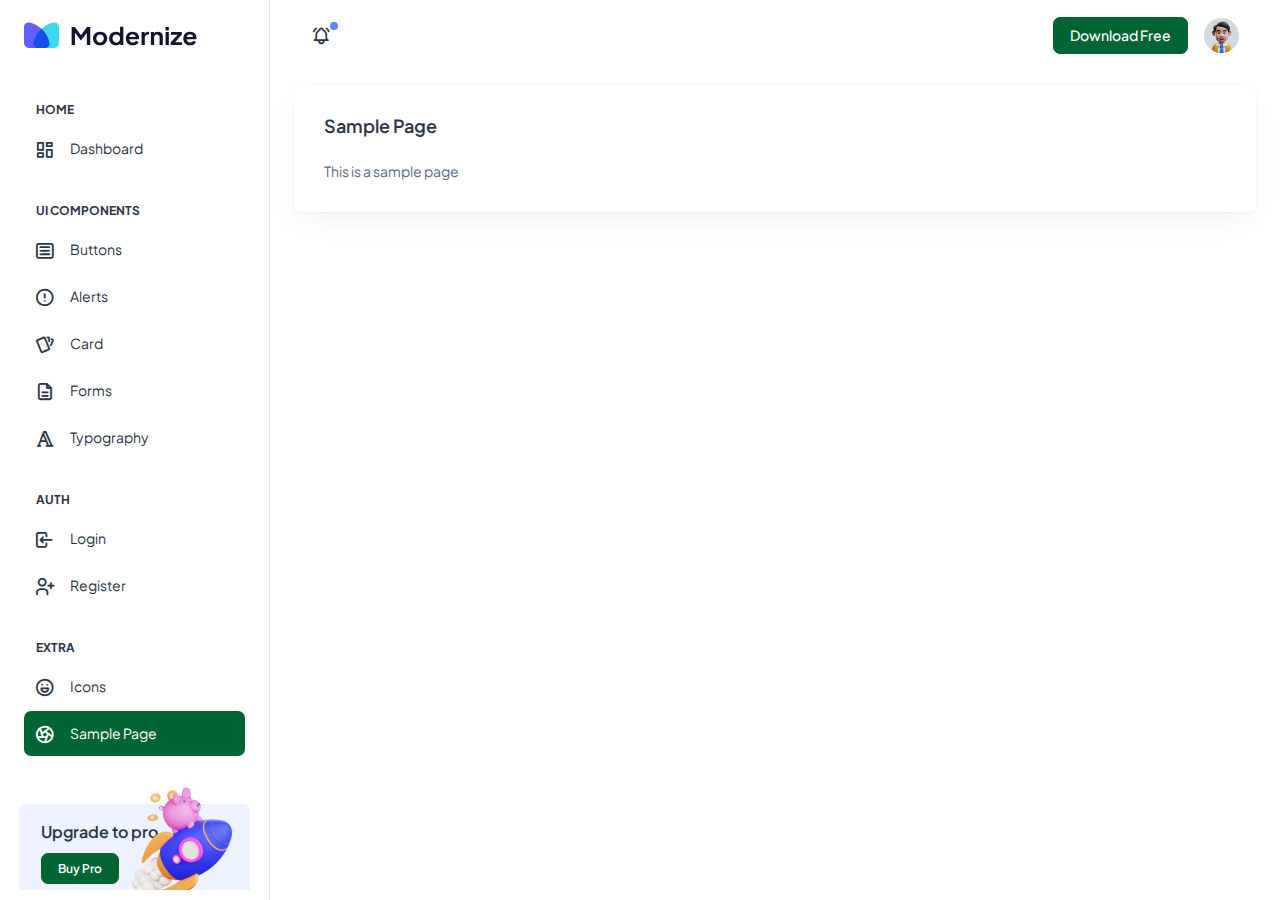
<file: src/html/sample-page.html>
<!doctype html>
<html lang="en">

<head>
  <meta charset="utf-8">
  <meta name="viewport" content="width=device-width, initial-scale=1">
  <title>Modernize Free</title>
  <link rel="shortcut icon" type="image/png" href="../assets/images/logos/favicon.png" />
  <link rel="stylesheet" href="../assets/css/styles.min.css" />
</head>

<body>
  <!--  Body Wrapper -->
  <div class="page-wrapper" id="main-wrapper" data-layout="vertical" data-navbarbg="skin6" data-sidebartype="full"
    data-sidebar-position="fixed" data-header-position="fixed">
    <!-- Sidebar Start -->
    <aside class="left-sidebar">
      <!-- Sidebar scroll-->
      <div>
        <div class="brand-logo d-flex align-items-center justify-content-between">
          <a href="./index.html" class="text-nowrap logo-img">
            <img src="../assets/images/logos/dark-logo.svg" width="180" alt="" />
          </a>
          <div class="close-btn d-xl-none d-block sidebartoggler cursor-pointer" id="sidebarCollapse">
            <i class="ti ti-x fs-8"></i>
          </div>
        </div>
        <!-- Sidebar navigation-->
        <nav class="sidebar-nav scroll-sidebar" data-simplebar="">
          <ul id="sidebarnav">
            <li class="nav-small-cap">
              <i class="ti ti-dots nav-small-cap-icon fs-4"></i>
              <span class="hide-menu">Home</span>
            </li>
            <li class="sidebar-item">
              <a class="sidebar-link" href="./index.html" aria-expanded="false">
                <span>
                  <i class="ti ti-layout-dashboard"></i>
                </span>
                <span class="hide-menu">Dashboard</span>
              </a>
            </li>
            <li class="nav-small-cap">
              <i class="ti ti-dots nav-small-cap-icon fs-4"></i>
              <span class="hide-menu">UI COMPONENTS</span>
            </li>
            <li class="sidebar-item">
              <a class="sidebar-link" href="./ui-buttons.html" aria-expanded="false">
                <span>
                  <i class="ti ti-article"></i>
                </span>
                <span class="hide-menu">Buttons</span>
              </a>
            </li>
            <li class="sidebar-item">
              <a class="sidebar-link" href="./ui-alerts.html" aria-expanded="false">
                <span>
                  <i class="ti ti-alert-circle"></i>
                </span>
                <span class="hide-menu">Alerts</span>
              </a>
            </li>
            <li class="sidebar-item">
              <a class="sidebar-link" href="./ui-card.html" aria-expanded="false">
                <span>
                  <i class="ti ti-cards"></i>
                </span>
                <span class="hide-menu">Card</span>
              </a>
            </li>
            <li class="sidebar-item">
              <a class="sidebar-link" href="./ui-forms.html" aria-expanded="false">
                <span>
                  <i class="ti ti-file-description"></i>
                </span>
                <span class="hide-menu">Forms</span>
              </a>
            </li>
            <li class="sidebar-item">
              <a class="sidebar-link" href="./ui-typography.html" aria-expanded="false">
                <span>
                  <i class="ti ti-typography"></i>
                </span>
                <span class="hide-menu">Typography</span>
              </a>
            </li>
            <li class="nav-small-cap">
              <i class="ti ti-dots nav-small-cap-icon fs-4"></i>
              <span class="hide-menu">AUTH</span>
            </li>
            <li class="sidebar-item">
              <a class="sidebar-link" href="./authentication-login.html" aria-expanded="false">
                <span>
                  <i class="ti ti-login"></i>
                </span>
                <span class="hide-menu">Login</span>
              </a>
            </li>
            <li class="sidebar-item">
              <a class="sidebar-link" href="./authentication-register.html" aria-expanded="false">
                <span>
                  <i class="ti ti-user-plus"></i>
                </span>
                <span class="hide-menu">Register</span>
              </a>
            </li>
            <li class="nav-small-cap">
              <i class="ti ti-dots nav-small-cap-icon fs-4"></i>
              <span class="hide-menu">EXTRA</span>
            </li>
            <li class="sidebar-item">
              <a class="sidebar-link" href="./icon-tabler.html" aria-expanded="false">
                <span>
                  <i class="ti ti-mood-happy"></i>
                </span>
                <span class="hide-menu">Icons</span>
              </a>
            </li>
            <li class="sidebar-item">
              <a class="sidebar-link" href="./sample-page.html" aria-expanded="false">
                <span>
                  <i class="ti ti-aperture"></i>
                </span>
                <span class="hide-menu">Sample Page</span>
              </a>
            </li>
          </ul>
          <div class="unlimited-access hide-menu bg-light-primary position-relative mb-7 mt-5 rounded">
            <div class="d-flex">
              <div class="unlimited-access-title me-3">
                <h6 class="fw-semibold fs-4 mb-6 text-dark w-85">Upgrade to pro</h6>
                <a href="https://adminmart.com/product/modernize-bootstrap-5-admin-template/" target="_blank" class="btn btn-primary fs-2 fw-semibold lh-sm">Buy Pro</a>
              </div>
              <div class="unlimited-access-img">
                <img src="../assets/images/backgrounds/rocket.png" alt="" class="img-fluid">
              </div>
            </div>
          </div>
        </nav>
        <!-- End Sidebar navigation -->
      </div>
      <!-- End Sidebar scroll-->
    </aside>
    <!--  Sidebar End -->
    <!--  Main wrapper -->
    <div class="body-wrapper">
      <!--  Header Start -->
      <header class="app-header">
        <nav class="navbar navbar-expand-lg navbar-light">
          <ul class="navbar-nav">
            <li class="nav-item d-block d-xl-none">
              <a class="nav-link sidebartoggler nav-icon-hover" id="headerCollapse" href="javascript:void(0)">
                <i class="ti ti-menu-2"></i>
              </a>
            </li>
            <li class="nav-item">
              <a class="nav-link nav-icon-hover" href="javascript:void(0)">
                <i class="ti ti-bell-ringing"></i>
                <div class="notification bg-primary rounded-circle"></div>
              </a>
            </li>
          </ul>
          <div class="navbar-collapse justify-content-end px-0" id="navbarNav">
            <ul class="navbar-nav flex-row ms-auto align-items-center justify-content-end">
              <a href="https://adminmart.com/product/modernize-free-bootstrap-admin-dashboard/" target="_blank" class="btn btn-primary">Download Free</a>
              <li class="nav-item dropdown">
                <a class="nav-link nav-icon-hover" href="javascript:void(0)" id="drop2" data-bs-toggle="dropdown"
                  aria-expanded="false">
                  <img src="../assets/images/profile/user-1.jpg" alt="" width="35" height="35" class="rounded-circle">
                </a>
                <div class="dropdown-menu dropdown-menu-end dropdown-menu-animate-up" aria-labelledby="drop2">
                  <div class="message-body">
                    <a href="javascript:void(0)" class="d-flex align-items-center gap-2 dropdown-item">
                      <i class="ti ti-user fs-6"></i>
                      <p class="mb-0 fs-3">My Profile</p>
                    </a>
                    <a href="javascript:void(0)" class="d-flex align-items-center gap-2 dropdown-item">
                      <i class="ti ti-mail fs-6"></i>
                      <p class="mb-0 fs-3">My Account</p>
                    </a>
                    <a href="javascript:void(0)" class="d-flex align-items-center gap-2 dropdown-item">
                      <i class="ti ti-list-check fs-6"></i>
                      <p class="mb-0 fs-3">My Task</p>
                    </a>
                    <a href="./authentication-login.html" class="btn btn-outline-primary mx-3 mt-2 d-block">Logout</a>
                  </div>
                </div>
              </li>
            </ul>
          </div>
        </nav>
      </header>
      <!--  Header End -->
      <div class="container-fluid">
        <div class="card">
          <div class="card-body">
            <h5 class="card-title fw-semibold mb-4">Sample Page</h5>
            <p class="mb-0">This is a sample page </p>
          </div>
        </div>
      </div>
    </div>
  </div>
  <script src="../assets/libs/jquery/dist/jquery.min.js"></script>
  <script src="../assets/libs/bootstrap/dist/js/bootstrap.bundle.min.js"></script>
  <script src="../assets/js/sidebarmenu.js"></script>
  <script src="../assets/js/app.min.js"></script>
  <script src="../assets/libs/simplebar/dist/simplebar.js"></script>
</body>

</html>
</file>
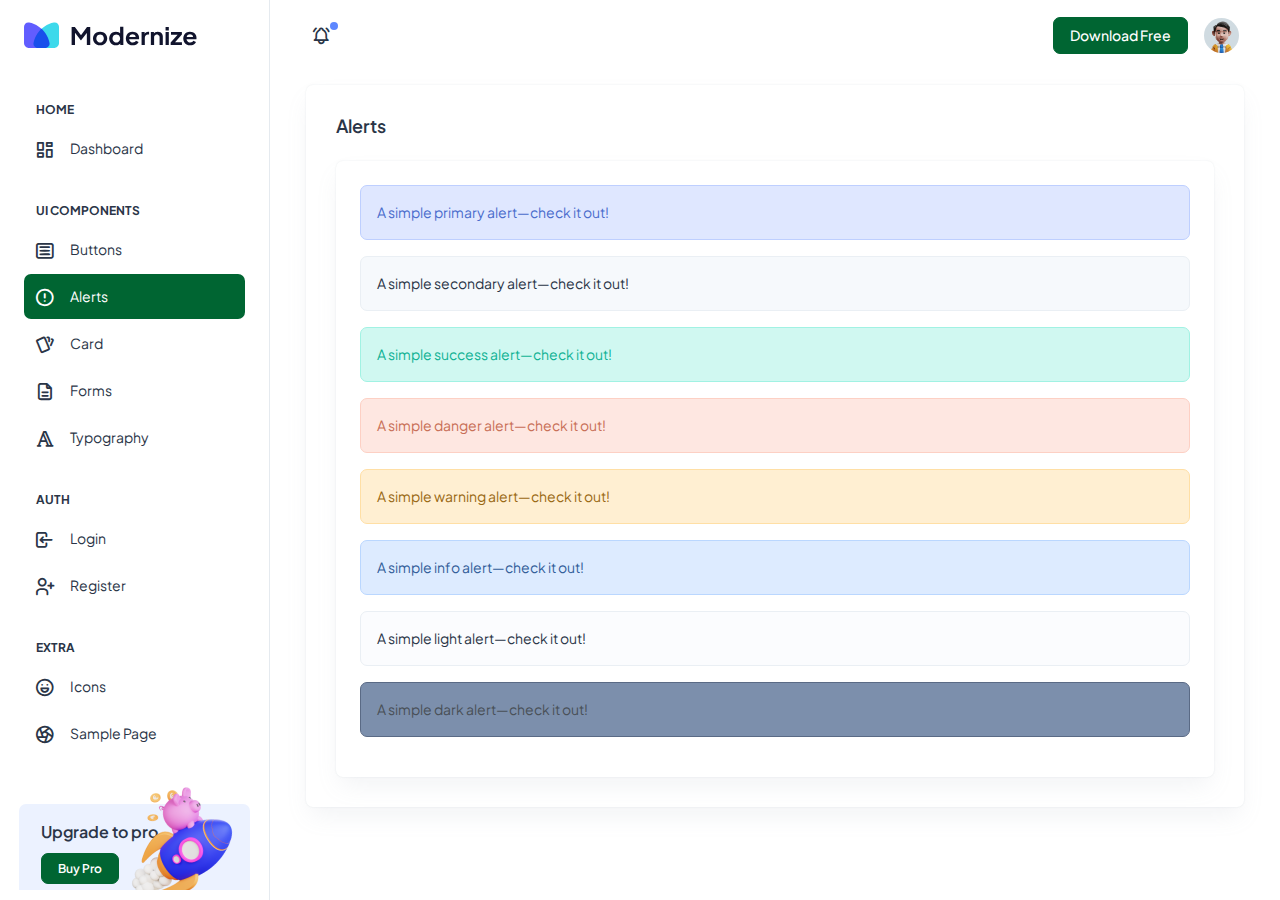
<file: src/html/ui-alerts.html>
<!doctype html>
<html lang="en">

<head>
  <meta charset="utf-8">
  <meta name="viewport" content="width=device-width, initial-scale=1">
  <title>Modernize Free</title>
  <link rel="shortcut icon" type="image/png" href="../assets/images/logos/favicon.png" />
  <link rel="stylesheet" href="../assets/css/styles.min.css" />
</head>

<body>
  <!--  Body Wrapper -->
  <div class="page-wrapper" id="main-wrapper" data-layout="vertical" data-navbarbg="skin6" data-sidebartype="full"
    data-sidebar-position="fixed" data-header-position="fixed">
    <!-- Sidebar Start -->
    <aside class="left-sidebar">
      <!-- Sidebar scroll-->
      <div>
        <div class="brand-logo d-flex align-items-center justify-content-between">
          <a href="./index.html" class="text-nowrap logo-img">
            <img src="../assets/images/logos/dark-logo.svg" width="180" alt="" />
          </a>
          <div class="close-btn d-xl-none d-block sidebartoggler cursor-pointer" id="sidebarCollapse">
            <i class="ti ti-x fs-8"></i>
          </div>
        </div>
        <!-- Sidebar navigation-->
        <nav class="sidebar-nav scroll-sidebar" data-simplebar="">
          <ul id="sidebarnav">
            <li class="nav-small-cap">
              <i class="ti ti-dots nav-small-cap-icon fs-4"></i>
              <span class="hide-menu">Home</span>
            </li>
            <li class="sidebar-item">
              <a class="sidebar-link" href="./index.html" aria-expanded="false">
                <span>
                  <i class="ti ti-layout-dashboard"></i>
                </span>
                <span class="hide-menu">Dashboard</span>
              </a>
            </li>
            <li class="nav-small-cap">
              <i class="ti ti-dots nav-small-cap-icon fs-4"></i>
              <span class="hide-menu">UI COMPONENTS</span>
            </li>
            <li class="sidebar-item">
              <a class="sidebar-link" href="./ui-buttons.html" aria-expanded="false">
                <span>
                  <i class="ti ti-article"></i>
                </span>
                <span class="hide-menu">Buttons</span>
              </a>
            </li>
            <li class="sidebar-item">
              <a class="sidebar-link" href="./ui-alerts.html" aria-expanded="false">
                <span>
                  <i class="ti ti-alert-circle"></i>
                </span>
                <span class="hide-menu">Alerts</span>
              </a>
            </li>
            <li class="sidebar-item">
              <a class="sidebar-link" href="./ui-card.html" aria-expanded="false">
                <span>
                  <i class="ti ti-cards"></i>
                </span>
                <span class="hide-menu">Card</span>
              </a>
            </li>
            <li class="sidebar-item">
              <a class="sidebar-link" href="./ui-forms.html" aria-expanded="false">
                <span>
                  <i class="ti ti-file-description"></i>
                </span>
                <span class="hide-menu">Forms</span>
              </a>
            </li>
            <li class="sidebar-item">
              <a class="sidebar-link" href="./ui-typography.html" aria-expanded="false">
                <span>
                  <i class="ti ti-typography"></i>
                </span>
                <span class="hide-menu">Typography</span>
              </a>
            </li>
            <li class="nav-small-cap">
              <i class="ti ti-dots nav-small-cap-icon fs-4"></i>
              <span class="hide-menu">AUTH</span>
            </li>
            <li class="sidebar-item">
              <a class="sidebar-link" href="./authentication-login.html" aria-expanded="false">
                <span>
                  <i class="ti ti-login"></i>
                </span>
                <span class="hide-menu">Login</span>
              </a>
            </li>
            <li class="sidebar-item">
              <a class="sidebar-link" href="./authentication-register.html" aria-expanded="false">
                <span>
                  <i class="ti ti-user-plus"></i>
                </span>
                <span class="hide-menu">Register</span>
              </a>
            </li>
            <li class="nav-small-cap">
              <i class="ti ti-dots nav-small-cap-icon fs-4"></i>
              <span class="hide-menu">EXTRA</span>
            </li>
            <li class="sidebar-item">
              <a class="sidebar-link" href="./icon-tabler.html" aria-expanded="false">
                <span>
                  <i class="ti ti-mood-happy"></i>
                </span>
                <span class="hide-menu">Icons</span>
              </a>
            </li>
            <li class="sidebar-item">
              <a class="sidebar-link" href="./sample-page.html" aria-expanded="false">
                <span>
                  <i class="ti ti-aperture"></i>
                </span>
                <span class="hide-menu">Sample Page</span>
              </a>
            </li>
          </ul>
          <div class="unlimited-access hide-menu bg-light-primary position-relative mb-7 mt-5 rounded">
            <div class="d-flex">
              <div class="unlimited-access-title me-3">
                <h6 class="fw-semibold fs-4 mb-6 text-dark w-85">Upgrade to pro</h6>
                <a href="https://adminmart.com/product/modernize-bootstrap-5-admin-template/" target="_blank" class="btn btn-primary fs-2 fw-semibold lh-sm">Buy Pro</a>
              </div>
              <div class="unlimited-access-img">
                <img src="../assets/images/backgrounds/rocket.png" alt="" class="img-fluid">
              </div>
            </div>
          </div>
        </nav>
        <!-- End Sidebar navigation -->
      </div>
      <!-- End Sidebar scroll-->
    </aside>
    <!--  Sidebar End -->
    <!--  Main wrapper -->
    <div class="body-wrapper">
      <!--  Header Start -->
      <header class="app-header">
        <nav class="navbar navbar-expand-lg navbar-light">
          <ul class="navbar-nav">
            <li class="nav-item d-block d-xl-none">
              <a class="nav-link sidebartoggler nav-icon-hover" id="headerCollapse" href="javascript:void(0)">
                <i class="ti ti-menu-2"></i>
              </a>
            </li>
            <li class="nav-item">
              <a class="nav-link nav-icon-hover" href="javascript:void(0)">
                <i class="ti ti-bell-ringing"></i>
                <div class="notification bg-primary rounded-circle"></div>
              </a>
            </li>
          </ul>
          <div class="navbar-collapse justify-content-end px-0" id="navbarNav">
            <ul class="navbar-nav flex-row ms-auto align-items-center justify-content-end">
              <a href="https://adminmart.com/product/modernize-free-bootstrap-admin-dashboard/" target="_blank" class="btn btn-primary">Download Free</a>
              <li class="nav-item dropdown">
                <a class="nav-link nav-icon-hover" href="javascript:void(0)" id="drop2" data-bs-toggle="dropdown"
                  aria-expanded="false">
                  <img src="../assets/images/profile/user-1.jpg" alt="" width="35" height="35" class="rounded-circle">
                </a>
                <div class="dropdown-menu dropdown-menu-end dropdown-menu-animate-up" aria-labelledby="drop2">
                  <div class="message-body">
                    <a href="javascript:void(0)" class="d-flex align-items-center gap-2 dropdown-item">
                      <i class="ti ti-user fs-6"></i>
                      <p class="mb-0 fs-3">My Profile</p>
                    </a>
                    <a href="javascript:void(0)" class="d-flex align-items-center gap-2 dropdown-item">
                      <i class="ti ti-mail fs-6"></i>
                      <p class="mb-0 fs-3">My Account</p>
                    </a>
                    <a href="javascript:void(0)" class="d-flex align-items-center gap-2 dropdown-item">
                      <i class="ti ti-list-check fs-6"></i>
                      <p class="mb-0 fs-3">My Task</p>
                    </a>
                    <a href="./authentication-login.html" class="btn btn-outline-primary mx-3 mt-2 d-block">Logout</a>
                  </div>
                </div>
              </li>
            </ul>
          </div>
        </nav>
      </header>
      <!--  Header End -->
      <div class="container-fluid">
        <div class="container-fluid">
          <div class="card">
            <div class="card-body">
              <h5 class="card-title fw-semibold mb-4">Alerts</h5>
              <div class="card mb-0">
                <div class="card-body p-4">
                  <div class="alert alert-primary" role="alert">
                    A simple primary alert—check it out!
                  </div>
                  <div class="alert alert-secondary" role="alert">
                    A simple secondary alert—check it out!
                  </div>
                  <div class="alert alert-success" role="alert">
                    A simple success alert—check it out!
                  </div>
                  <div class="alert alert-danger" role="alert">
                    A simple danger alert—check it out!
                  </div>
                  <div class="alert alert-warning" role="alert">
                    A simple warning alert—check it out!
                  </div>
                  <div class="alert alert-info" role="alert">
                    A simple info alert—check it out!
                  </div>
                  <div class="alert alert-light" role="alert">
                    A simple light alert—check it out!
                  </div>
                  <div class="alert alert-dark" role="alert">
                    A simple dark alert—check it out!
                  </div>
                </div>
              </div>
            </div>
          </div>
        </div>
      </div>
    </div>
  </div>
  <script src="../assets/libs/jquery/dist/jquery.min.js"></script>
  <script src="../assets/libs/bootstrap/dist/js/bootstrap.bundle.min.js"></script>
  <script src="../assets/js/sidebarmenu.js"></script>
  <script src="../assets/js/app.min.js"></script>
  <script src="../assets/libs/simplebar/dist/simplebar.js"></script>
</body>

</html>
</file>
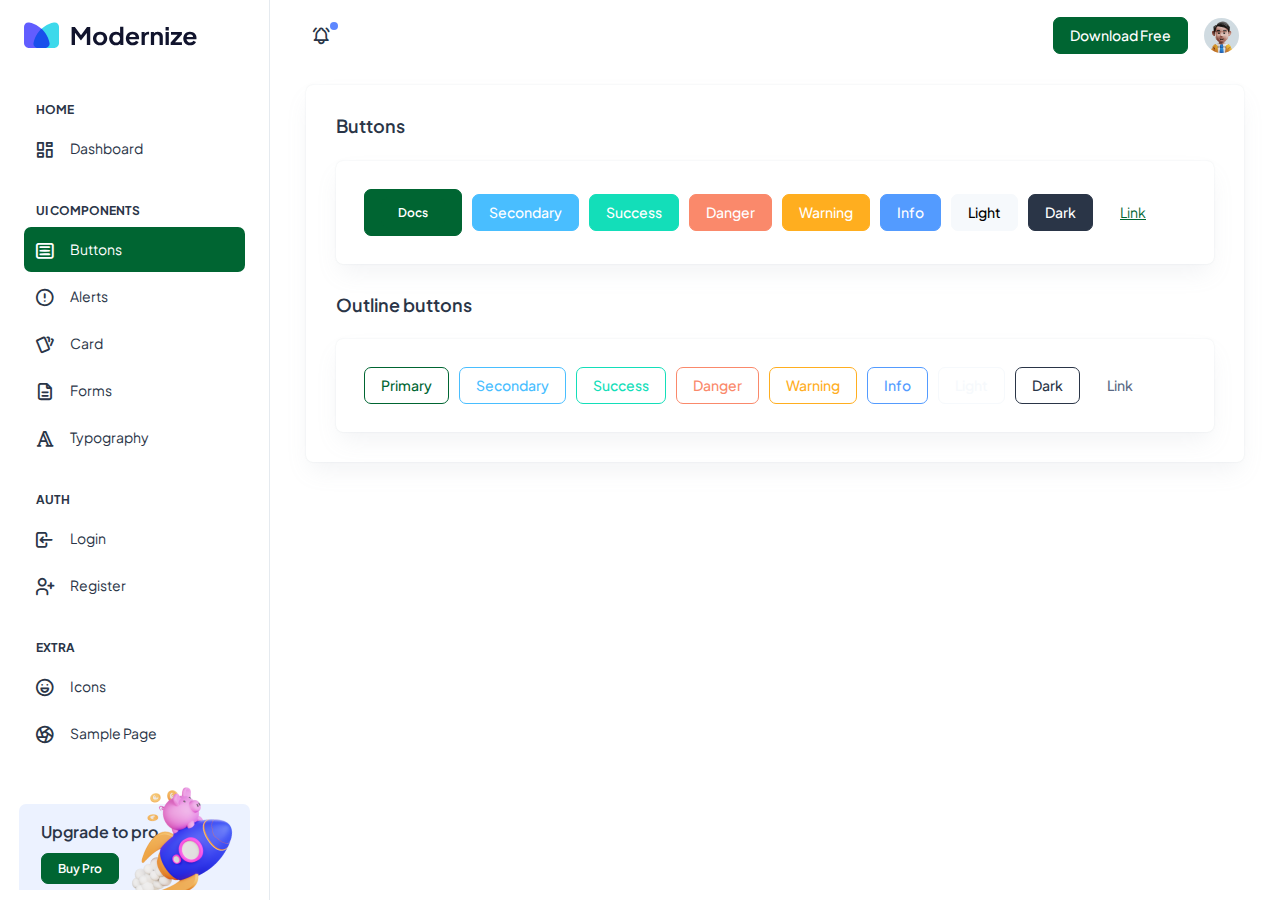
<file: src/html/ui-buttons.html>
<!DOCTYPE html>
<html lang="en">
  <head>
    <meta charset="utf-8" />
    <meta name="viewport" content="width=device-width, initial-scale=1" />
    <title>Modernize Free</title>
    <link
      rel="shortcut icon"
      type="image/png"
      href="../assets/images/logos/favicon.png"
    />
    <link rel="stylesheet" href="../assets/css/styles.min.css" />
  </head>

  <body>
    <!--  Body Wrapper -->
    <div
      class="page-wrapper"
      id="main-wrapper"
      data-layout="vertical"
      data-navbarbg="skin6"
      data-sidebartype="full"
      data-sidebar-position="fixed"
      data-header-position="fixed"
    >
      <!-- Sidebar Start -->
      <aside class="left-sidebar">
        <!-- Sidebar scroll-->
        <div>
          <div
            class="brand-logo d-flex align-items-center justify-content-between"
          >
            <a href="./index.html" class="text-nowrap logo-img">
              <img
                src="../assets/images/logos/dark-logo.svg"
                width="180"
                alt=""
              />
            </a>
            <div
              class="close-btn d-xl-none d-block sidebartoggler cursor-pointer"
              id="sidebarCollapse"
            >
              <i class="ti ti-x fs-8"></i>
            </div>
          </div>
          <!-- Sidebar navigation-->
          <nav class="sidebar-nav scroll-sidebar" data-simplebar="">
            <ul id="sidebarnav">
              <li class="nav-small-cap">
                <i class="ti ti-dots nav-small-cap-icon fs-4"></i>
                <span class="hide-menu">Home</span>
              </li>
              <li class="sidebar-item">
                <a
                  class="sidebar-link"
                  href="./index.html"
                  aria-expanded="false"
                >
                  <span>
                    <i class="ti ti-layout-dashboard"></i>
                  </span>
                  <span class="hide-menu">Dashboard</span>
                </a>
              </li>
              <li class="nav-small-cap">
                <i class="ti ti-dots nav-small-cap-icon fs-4"></i>
                <span class="hide-menu">UI COMPONENTS</span>
              </li>
              <li class="sidebar-item">
                <a
                  class="sidebar-link"
                  href="./ui-buttons.html"
                  aria-expanded="false"
                >
                  <span>
                    <i class="ti ti-article"></i>
                  </span>
                  <span class="hide-menu">Buttons</span>
                </a>
              </li>
              <li class="sidebar-item">
                <a
                  class="sidebar-link"
                  href="./ui-alerts.html"
                  aria-expanded="false"
                >
                  <span>
                    <i class="ti ti-alert-circle"></i>
                  </span>
                  <span class="hide-menu">Alerts</span>
                </a>
              </li>
              <li class="sidebar-item">
                <a
                  class="sidebar-link"
                  href="./ui-card.html"
                  aria-expanded="false"
                >
                  <span>
                    <i class="ti ti-cards"></i>
                  </span>
                  <span class="hide-menu">Card</span>
                </a>
              </li>
              <li class="sidebar-item">
                <a
                  class="sidebar-link"
                  href="./ui-forms.html"
                  aria-expanded="false"
                >
                  <span>
                    <i class="ti ti-file-description"></i>
                  </span>
                  <span class="hide-menu">Forms</span>
                </a>
              </li>
              <li class="sidebar-item">
                <a
                  class="sidebar-link"
                  href="./ui-typography.html"
                  aria-expanded="false"
                >
                  <span>
                    <i class="ti ti-typography"></i>
                  </span>
                  <span class="hide-menu">Typography</span>
                </a>
              </li>
              <li class="nav-small-cap">
                <i class="ti ti-dots nav-small-cap-icon fs-4"></i>
                <span class="hide-menu">AUTH</span>
              </li>
              <li class="sidebar-item">
                <a
                  class="sidebar-link"
                  href="./authentication-login.html"
                  aria-expanded="false"
                >
                  <span>
                    <i class="ti ti-login"></i>
                  </span>
                  <span class="hide-menu">Login</span>
                </a>
              </li>
              <li class="sidebar-item">
                <a
                  class="sidebar-link"
                  href="./authentication-register.html"
                  aria-expanded="false"
                >
                  <span>
                    <i class="ti ti-user-plus"></i>
                  </span>
                  <span class="hide-menu">Register</span>
                </a>
              </li>
              <li class="nav-small-cap">
                <i class="ti ti-dots nav-small-cap-icon fs-4"></i>
                <span class="hide-menu">EXTRA</span>
              </li>
              <li class="sidebar-item">
                <a
                  class="sidebar-link"
                  href="./icon-tabler.html"
                  aria-expanded="false"
                >
                  <span>
                    <i class="ti ti-mood-happy"></i>
                  </span>
                  <span class="hide-menu">Icons</span>
                </a>
              </li>
              <li class="sidebar-item">
                <a
                  class="sidebar-link"
                  href="./sample-page.html"
                  aria-expanded="false"
                >
                  <span>
                    <i class="ti ti-aperture"></i>
                  </span>
                  <span class="hide-menu">Sample Page</span>
                </a>
              </li>
            </ul>
            <div
              class="unlimited-access hide-menu bg-light-primary position-relative mb-7 mt-5 rounded"
            >
              <div class="d-flex">
                <div class="unlimited-access-title me-3">
                  <h6 class="fw-semibold fs-4 mb-6 text-dark w-85">
                    Upgrade to pro
                  </h6>
                  <a
                    href="https://adminmart.com/product/modernize-bootstrap-5-admin-template/"
                    target="_blank"
                    class="btn btn-primary fs-2 fw-semibold lh-sm"
                    >Buy Pro</a
                  >
                </div>
                <div class="unlimited-access-img">
                  <img
                    src="../assets/images/backgrounds/rocket.png"
                    alt=""
                    class="img-fluid"
                  />
                </div>
              </div>
            </div>
          </nav>
          <!-- End Sidebar navigation -->
        </div>
        <!-- End Sidebar scroll-->
      </aside>
      <!--  Sidebar End -->
      <!--  Main wrapper -->
      <div class="body-wrapper">
        <!--  Header Start -->
        <header class="app-header">
          <nav class="navbar navbar-expand-lg navbar-light">
            <ul class="navbar-nav">
              <li class="nav-item d-block d-xl-none">
                <a
                  class="nav-link sidebartoggler nav-icon-hover"
                  id="headerCollapse"
                  href="javascript:void(0)"
                >
                  <i class="ti ti-menu-2"></i>
                </a>
              </li>
              <li class="nav-item">
                <a class="nav-link nav-icon-hover" href="javascript:void(0)">
                  <i class="ti ti-bell-ringing"></i>
                  <div class="notification bg-primary rounded-circle"></div>
                </a>
              </li>
            </ul>
            <div
              class="navbar-collapse justify-content-end px-0"
              id="navbarNav"
            >
              <ul
                class="navbar-nav flex-row ms-auto align-items-center justify-content-end"
              >
                <a
                  href="https://adminmart.com/product/modernize-free-bootstrap-admin-dashboard/"
                  target="_blank"
                  class="btn btn-primary"
                  >Download Free</a
                >
                <li class="nav-item dropdown">
                  <a
                    class="nav-link nav-icon-hover"
                    href="javascript:void(0)"
                    id="drop2"
                    data-bs-toggle="dropdown"
                    aria-expanded="false"
                  >
                    <img
                      src="../assets/images/profile/user-1.jpg"
                      alt=""
                      width="35"
                      height="35"
                      class="rounded-circle"
                    />
                  </a>
                  <div
                    class="dropdown-menu dropdown-menu-end dropdown-menu-animate-up"
                    aria-labelledby="drop2"
                  >
                    <div class="message-body">
                      <a
                        href="javascript:void(0)"
                        class="d-flex align-items-center gap-2 dropdown-item"
                      >
                        <i class="ti ti-user fs-6"></i>
                        <p class="mb-0 fs-3">My Profile</p>
                      </a>
                      <a
                        href="javascript:void(0)"
                        class="d-flex align-items-center gap-2 dropdown-item"
                      >
                        <i class="ti ti-mail fs-6"></i>
                        <p class="mb-0 fs-3">My Account</p>
                      </a>
                      <a
                        href="javascript:void(0)"
                        class="d-flex align-items-center gap-2 dropdown-item"
                      >
                        <i class="ti ti-list-check fs-6"></i>
                        <p class="mb-0 fs-3">My Task</p>
                      </a>
                      <a
                        href="./authentication-login.html"
                        class="btn btn-outline-primary mx-3 mt-2 d-block"
                        >Logout</a
                      >
                    </div>
                  </div>
                </li>
              </ul>
            </div>
          </nav>
        </header>
        <!--  Header End -->
        <div class="container-fluid">
          <div class="container-fluid">
            <div class="card">
              <div class="card-body">
                <h5 class="card-title fw-semibold mb-4">Buttons</h5>
                <div class="card">
                  <div class="card-body p-4">
                    <button type="button" class="btn btn-primary m-1">
                      <a
                        href="https://drive.google.com/drive/folders/1HnJKEzbFXPv8xNv1R7ng50MH_Yb3xHv6?usp=sharing"
                        target="_blank"
                        class="btn btn-primary fs-2 fw-semibold lh-sm"
                        >Docs</a
                      >
                    </button>
                    <button type="button" class="btn btn-secondary m-1">
                      Secondary
                    </button>
                    <button type="button" class="btn btn-success m-1">
                      Success
                    </button>
                    <button type="button" class="btn btn-danger m-1">
                      Danger
                    </button>
                    <button type="button" class="btn btn-warning m-1">
                      Warning
                    </button>
                    <button type="button" class="btn btn-info m-1">Info</button>
                    <button type="button" class="btn btn-light m-1">
                      Light
                    </button>
                    <button type="button" class="btn btn-dark m-1">Dark</button>
                    <button type="button" class="btn btn-link m-1">Link</button>
                  </div>
                </div>
                <h5 class="card-title fw-semibold mb-4">Outline buttons</h5>
                <div class="card mb-0">
                  <div class="card-body p-4">
                    <button type="button" class="btn btn-outline-primary m-1">
                      Primary
                    </button>
                    <button type="button" class="btn btn-outline-secondary m-1">
                      Secondary
                    </button>
                    <button type="button" class="btn btn-outline-success m-1">
                      Success
                    </button>
                    <button type="button" class="btn btn-outline-danger m-1">
                      Danger
                    </button>
                    <button type="button" class="btn btn-outline-warning m-1">
                      Warning
                    </button>
                    <button type="button" class="btn btn-outline-info m-1">
                      Info
                    </button>
                    <button type="button" class="btn btn-outline-light m-1">
                      Light
                    </button>
                    <button type="button" class="btn btn-outline-dark m-1">
                      Dark
                    </button>
                    <button type="button" class="btn btn-outline-link m-1">
                      Link
                    </button>
                  </div>
                </div>
              </div>
            </div>
          </div>
        </div>
      </div>
    </div>
    <script src="../assets/libs/jquery/dist/jquery.min.js"></script>
    <script src="../assets/libs/bootstrap/dist/js/bootstrap.bundle.min.js"></script>
    <script src="../assets/js/sidebarmenu.js"></script>
    <script src="../assets/js/app.min.js"></script>
    <script src="../assets/libs/simplebar/dist/simplebar.js"></script>
  </body>
</html>
</file>
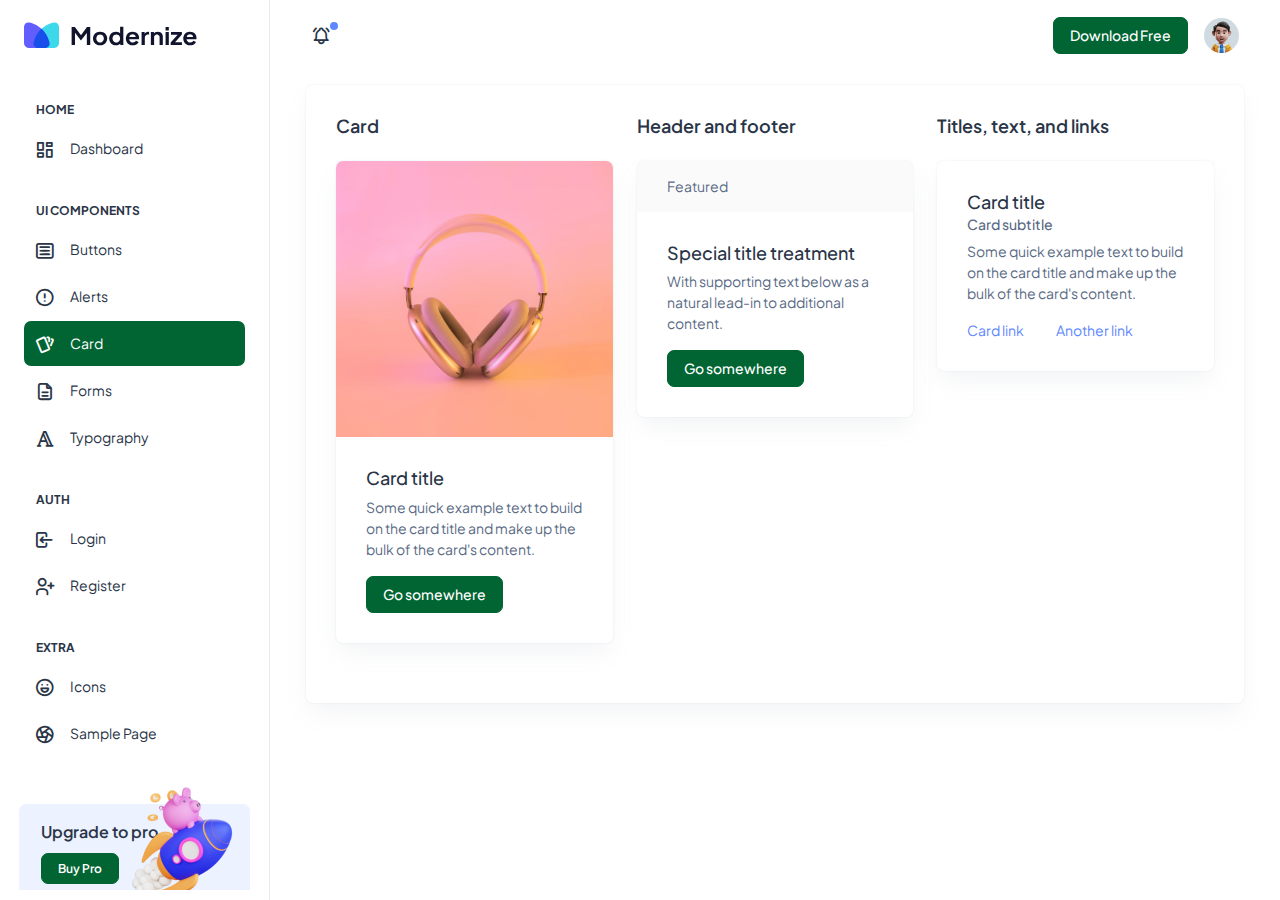
<file: src/html/ui-card.html>
<!doctype html>
<html lang="en">

<head>
  <meta charset="utf-8">
  <meta name="viewport" content="width=device-width, initial-scale=1">
  <title>Modernize Free</title>
  <link rel="shortcut icon" type="image/png" href="../assets/images/logos/favicon.png" />
  <link rel="stylesheet" href="../assets/css/styles.min.css" />
</head>

<body>
  <!--  Body Wrapper -->
  <div class="page-wrapper" id="main-wrapper" data-layout="vertical" data-navbarbg="skin6" data-sidebartype="full"
    data-sidebar-position="fixed" data-header-position="fixed">
    <!-- Sidebar Start -->
    <aside class="left-sidebar">
      <!-- Sidebar scroll-->
      <div>
        <div class="brand-logo d-flex align-items-center justify-content-between">
          <a href="./index.html" class="text-nowrap logo-img">
            <img src="../assets/images/logos/dark-logo.svg" width="180" alt="" />
          </a>
          <div class="close-btn d-xl-none d-block sidebartoggler cursor-pointer" id="sidebarCollapse">
            <i class="ti ti-x fs-8"></i>
          </div>
        </div>
        <!-- Sidebar navigation-->
        <nav class="sidebar-nav scroll-sidebar" data-simplebar="">
          <ul id="sidebarnav">
            <li class="nav-small-cap">
              <i class="ti ti-dots nav-small-cap-icon fs-4"></i>
              <span class="hide-menu">Home</span>
            </li>
            <li class="sidebar-item">
              <a class="sidebar-link" href="./index.html" aria-expanded="false">
                <span>
                  <i class="ti ti-layout-dashboard"></i>
                </span>
                <span class="hide-menu">Dashboard</span>
              </a>
            </li>
            <li class="nav-small-cap">
              <i class="ti ti-dots nav-small-cap-icon fs-4"></i>
              <span class="hide-menu">UI COMPONENTS</span>
            </li>
            <li class="sidebar-item">
              <a class="sidebar-link" href="./ui-buttons.html" aria-expanded="false">
                <span>
                  <i class="ti ti-article"></i>
                </span>
                <span class="hide-menu">Buttons</span>
              </a>
            </li>
            <li class="sidebar-item">
              <a class="sidebar-link" href="./ui-alerts.html" aria-expanded="false">
                <span>
                  <i class="ti ti-alert-circle"></i>
                </span>
                <span class="hide-menu">Alerts</span>
              </a>
            </li>
            <li class="sidebar-item">
              <a class="sidebar-link" href="./ui-card.html" aria-expanded="false">
                <span>
                  <i class="ti ti-cards"></i>
                </span>
                <span class="hide-menu">Card</span>
              </a>
            </li>
            <li class="sidebar-item">
              <a class="sidebar-link" href="./ui-forms.html" aria-expanded="false">
                <span>
                  <i class="ti ti-file-description"></i>
                </span>
                <span class="hide-menu">Forms</span>
              </a>
            </li>
            <li class="sidebar-item">
              <a class="sidebar-link" href="./ui-typography.html" aria-expanded="false">
                <span>
                  <i class="ti ti-typography"></i>
                </span>
                <span class="hide-menu">Typography</span>
              </a>
            </li>
            <li class="nav-small-cap">
              <i class="ti ti-dots nav-small-cap-icon fs-4"></i>
              <span class="hide-menu">AUTH</span>
            </li>
            <li class="sidebar-item">
              <a class="sidebar-link" href="./authentication-login.html" aria-expanded="false">
                <span>
                  <i class="ti ti-login"></i>
                </span>
                <span class="hide-menu">Login</span>
              </a>
            </li>
            <li class="sidebar-item">
              <a class="sidebar-link" href="./authentication-register.html" aria-expanded="false">
                <span>
                  <i class="ti ti-user-plus"></i>
                </span>
                <span class="hide-menu">Register</span>
              </a>
            </li>
            <li class="nav-small-cap">
              <i class="ti ti-dots nav-small-cap-icon fs-4"></i>
              <span class="hide-menu">EXTRA</span>
            </li>
            <li class="sidebar-item">
              <a class="sidebar-link" href="./icon-tabler.html" aria-expanded="false">
                <span>
                  <i class="ti ti-mood-happy"></i>
                </span>
                <span class="hide-menu">Icons</span>
              </a>
            </li>
            <li class="sidebar-item">
              <a class="sidebar-link" href="./sample-page.html" aria-expanded="false">
                <span>
                  <i class="ti ti-aperture"></i>
                </span>
                <span class="hide-menu">Sample Page</span>
              </a>
            </li>
          </ul>
          <div class="unlimited-access hide-menu bg-light-primary position-relative mb-7 mt-5 rounded">
            <div class="d-flex">
              <div class="unlimited-access-title me-3">
                <h6 class="fw-semibold fs-4 mb-6 text-dark w-85">Upgrade to pro</h6>
                <a href="https://adminmart.com/product/modernize-bootstrap-5-admin-template/" target="_blank" class="btn btn-primary fs-2 fw-semibold lh-sm">Buy Pro</a>
              </div>
              <div class="unlimited-access-img">
                <img src="../assets/images/backgrounds/rocket.png" alt="" class="img-fluid">
              </div>
            </div>
          </div>
        </nav>
        <!-- End Sidebar navigation -->
      </div>
      <!-- End Sidebar scroll-->
    </aside>
    <!--  Sidebar End -->
    <!--  Main wrapper -->
    <div class="body-wrapper">
      <!--  Header Start -->
      <header class="app-header">
        <nav class="navbar navbar-expand-lg navbar-light">
          <ul class="navbar-nav">
            <li class="nav-item d-block d-xl-none">
              <a class="nav-link sidebartoggler nav-icon-hover" id="headerCollapse" href="javascript:void(0)">
                <i class="ti ti-menu-2"></i>
              </a>
            </li>
            <li class="nav-item">
              <a class="nav-link nav-icon-hover" href="javascript:void(0)">
                <i class="ti ti-bell-ringing"></i>
                <div class="notification bg-primary rounded-circle"></div>
              </a>
            </li>
          </ul>
          <div class="navbar-collapse justify-content-end px-0" id="navbarNav">
            <ul class="navbar-nav flex-row ms-auto align-items-center justify-content-end">
              <a href="https://adminmart.com/product/modernize-free-bootstrap-admin-dashboard/" target="_blank" class="btn btn-primary">Download Free</a>
              <li class="nav-item dropdown">
                <a class="nav-link nav-icon-hover" href="javascript:void(0)" id="drop2" data-bs-toggle="dropdown"
                  aria-expanded="false">
                  <img src="../assets/images/profile/user-1.jpg" alt="" width="35" height="35" class="rounded-circle">
                </a>
                <div class="dropdown-menu dropdown-menu-end dropdown-menu-animate-up" aria-labelledby="drop2">
                  <div class="message-body">
                    <a href="javascript:void(0)" class="d-flex align-items-center gap-2 dropdown-item">
                      <i class="ti ti-user fs-6"></i>
                      <p class="mb-0 fs-3">My Profile</p>
                    </a>
                    <a href="javascript:void(0)" class="d-flex align-items-center gap-2 dropdown-item">
                      <i class="ti ti-mail fs-6"></i>
                      <p class="mb-0 fs-3">My Account</p>
                    </a>
                    <a href="javascript:void(0)" class="d-flex align-items-center gap-2 dropdown-item">
                      <i class="ti ti-list-check fs-6"></i>
                      <p class="mb-0 fs-3">My Task</p>
                    </a>
                    <a href="./authentication-login.html" class="btn btn-outline-primary mx-3 mt-2 d-block">Logout</a>
                  </div>
                </div>
              </li>
            </ul>
          </div>
        </nav>
      </header>
      <!--  Header End -->
      <div class="container-fluid">
        <div class="container-fluid">
          <div class="card">
            <div class="card-body">
              <div class="row">
                <div class="col-md-4">
                  <h5 class="card-title fw-semibold mb-4">Card</h5>
                  <div class="card">
                    <img src="../assets/images/products/s4.jpg" class="card-img-top" alt="...">
                    <div class="card-body">
                      <h5 class="card-title">Card title</h5>
                      <p class="card-text">Some quick example text to build on the card title and make up the bulk of
                        the
                        card's content.</p>
                      <a href="#" class="btn btn-primary">Go somewhere</a>
                    </div>
                  </div>
                </div>
                <div class="col-md-4">
                  <h5 class="card-title fw-semibold mb-4">Header and footer</h5>
                  <div class="card">
                    <div class="card-header">
                      Featured
                    </div>
                    <div class="card-body">
                      <h5 class="card-title">Special title treatment</h5>
                      <p class="card-text">With supporting text below as a natural lead-in to additional content.</p>
                      <a href="#" class="btn btn-primary">Go somewhere</a>
                    </div>
                  </div>
                </div>
                <div class="col-md-4">
                  <h5 class="card-title fw-semibold mb-4">Titles, text, and links</h5>
                  <div class="card">
                    <div class="card-body">
                      <h5 class="card-title">Card title</h5>
                      <h6 class="card-subtitle mb-2 text-muted">Card subtitle</h6>
                      <p class="card-text">Some quick example text to build on the card title and make up the bulk of
                        the
                        card's content.</p>
                      <a href="#" class="card-link">Card link</a>
                      <a href="#" class="card-link">Another link</a>
                    </div>
                  </div>
                </div>
              </div>
            </div>
          </div>
        </div>
      </div>
    </div>
  </div>
  <script src="../assets/libs/jquery/dist/jquery.min.js"></script>
  <script src="../assets/libs/bootstrap/dist/js/bootstrap.bundle.min.js"></script>
  <script src="../assets/js/sidebarmenu.js"></script>
  <script src="../assets/js/app.min.js"></script>
  <script src="../assets/libs/simplebar/dist/simplebar.js"></script>
</body>

</html>
</file>
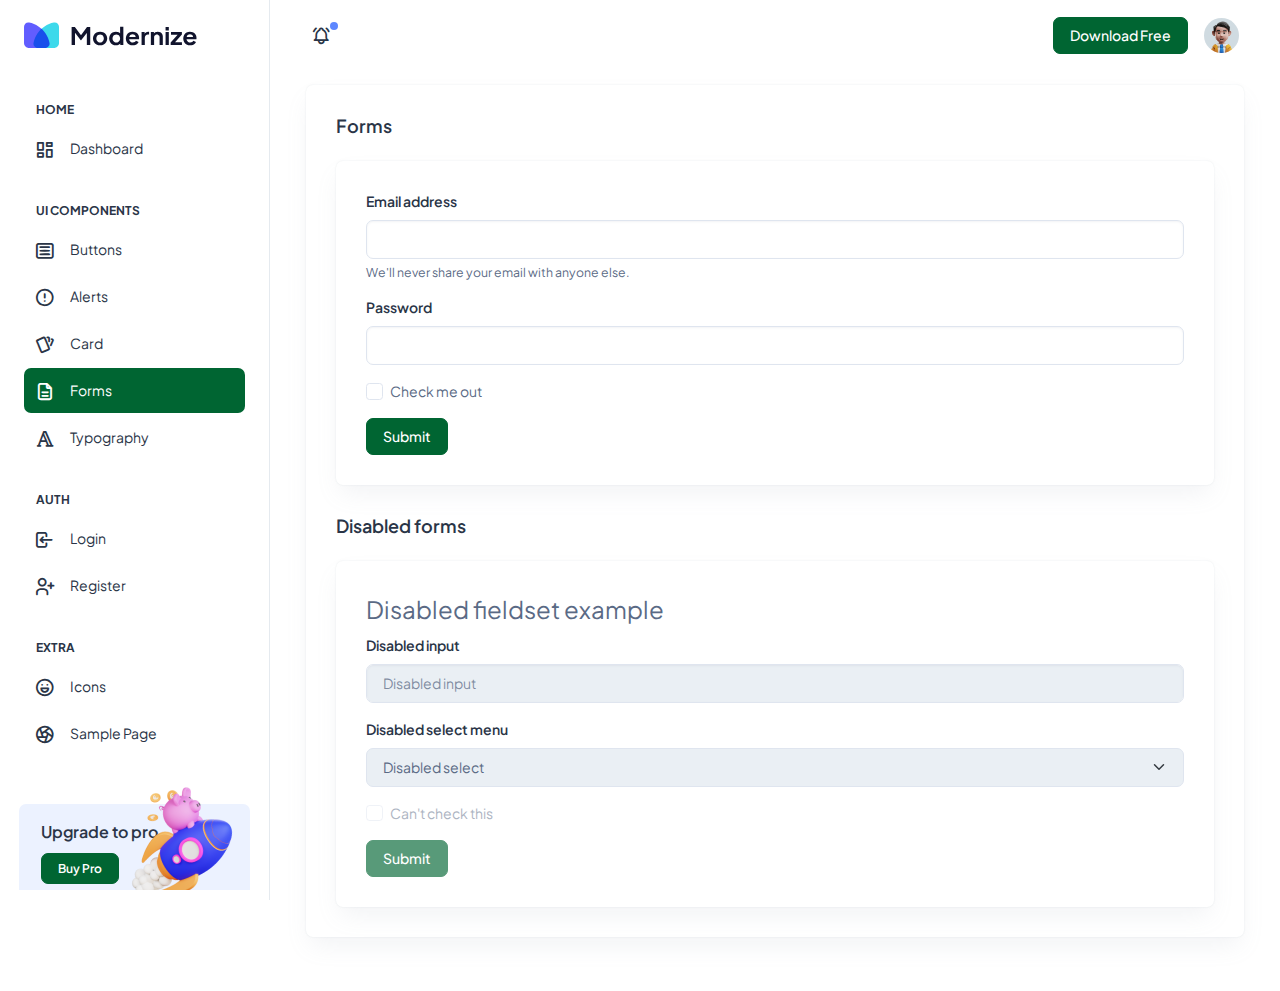
<file: src/html/ui-forms.html>
<!doctype html>
<html lang="en">

<head>
  <meta charset="utf-8">
  <meta name="viewport" content="width=device-width, initial-scale=1">
  <title>Modernize Free</title>
  <link rel="shortcut icon" type="image/png" href="../assets/images/logos/favicon.png" />
  <link rel="stylesheet" href="../assets/css/styles.min.css" />
</head>

<body>
  <!--  Body Wrapper -->
  <div class="page-wrapper" id="main-wrapper" data-layout="vertical" data-navbarbg="skin6" data-sidebartype="full"
    data-sidebar-position="fixed" data-header-position="fixed">
    <!-- Sidebar Start -->
    <aside class="left-sidebar">
      <!-- Sidebar scroll-->
      <div>
        <div class="brand-logo d-flex align-items-center justify-content-between">
          <a href="./index.html" class="text-nowrap logo-img">
            <img src="../assets/images/logos/dark-logo.svg" width="180" alt="" />
          </a>
          <div class="close-btn d-xl-none d-block sidebartoggler cursor-pointer" id="sidebarCollapse">
            <i class="ti ti-x fs-8"></i>
          </div>
        </div>
        <!-- Sidebar navigation-->
        <nav class="sidebar-nav scroll-sidebar" data-simplebar="">
          <ul id="sidebarnav">
            <li class="nav-small-cap">
              <i class="ti ti-dots nav-small-cap-icon fs-4"></i>
              <span class="hide-menu">Home</span>
            </li>
            <li class="sidebar-item">
              <a class="sidebar-link" href="./index.html" aria-expanded="false">
                <span>
                  <i class="ti ti-layout-dashboard"></i>
                </span>
                <span class="hide-menu">Dashboard</span>
              </a>
            </li>
            <li class="nav-small-cap">
              <i class="ti ti-dots nav-small-cap-icon fs-4"></i>
              <span class="hide-menu">UI COMPONENTS</span>
            </li>
            <li class="sidebar-item">
              <a class="sidebar-link" href="./ui-buttons.html" aria-expanded="false">
                <span>
                  <i class="ti ti-article"></i>
                </span>
                <span class="hide-menu">Buttons</span>
              </a>
            </li>
            <li class="sidebar-item">
              <a class="sidebar-link" href="./ui-alerts.html" aria-expanded="false">
                <span>
                  <i class="ti ti-alert-circle"></i>
                </span>
                <span class="hide-menu">Alerts</span>
              </a>
            </li>
            <li class="sidebar-item">
              <a class="sidebar-link" href="./ui-card.html" aria-expanded="false">
                <span>
                  <i class="ti ti-cards"></i>
                </span>
                <span class="hide-menu">Card</span>
              </a>
            </li>
            <li class="sidebar-item">
              <a class="sidebar-link" href="./ui-forms.html" aria-expanded="false">
                <span>
                  <i class="ti ti-file-description"></i>
                </span>
                <span class="hide-menu">Forms</span>
              </a>
            </li>
            <li class="sidebar-item">
              <a class="sidebar-link" href="./ui-typography.html" aria-expanded="false">
                <span>
                  <i class="ti ti-typography"></i>
                </span>
                <span class="hide-menu">Typography</span>
              </a>
            </li>
            <li class="nav-small-cap">
              <i class="ti ti-dots nav-small-cap-icon fs-4"></i>
              <span class="hide-menu">AUTH</span>
            </li>
            <li class="sidebar-item">
              <a class="sidebar-link" href="./authentication-login.html" aria-expanded="false">
                <span>
                  <i class="ti ti-login"></i>
                </span>
                <span class="hide-menu">Login</span>
              </a>
            </li>
            <li class="sidebar-item">
              <a class="sidebar-link" href="./authentication-register.html" aria-expanded="false">
                <span>
                  <i class="ti ti-user-plus"></i>
                </span>
                <span class="hide-menu">Register</span>
              </a>
            </li>
            <li class="nav-small-cap">
              <i class="ti ti-dots nav-small-cap-icon fs-4"></i>
              <span class="hide-menu">EXTRA</span>
            </li>
            <li class="sidebar-item">
              <a class="sidebar-link" href="./icon-tabler.html" aria-expanded="false">
                <span>
                  <i class="ti ti-mood-happy"></i>
                </span>
                <span class="hide-menu">Icons</span>
              </a>
            </li>
            <li class="sidebar-item">
              <a class="sidebar-link" href="./sample-page.html" aria-expanded="false">
                <span>
                  <i class="ti ti-aperture"></i>
                </span>
                <span class="hide-menu">Sample Page</span>
              </a>
            </li>
          </ul>
          <div class="unlimited-access hide-menu bg-light-primary position-relative mb-7 mt-5 rounded">
            <div class="d-flex">
              <div class="unlimited-access-title me-3">
                <h6 class="fw-semibold fs-4 mb-6 text-dark w-85">Upgrade to pro</h6>
                <a href="https://adminmart.com/product/modernize-bootstrap-5-admin-template/" target="_blank" class="btn btn-primary fs-2 fw-semibold lh-sm">Buy Pro</a>
              </div>
              <div class="unlimited-access-img">
                <img src="../assets/images/backgrounds/rocket.png" alt="" class="img-fluid">
              </div>
            </div>
          </div>
        </nav>
        <!-- End Sidebar navigation -->
      </div>
      <!-- End Sidebar scroll-->
    </aside>
    <!--  Sidebar End -->
    <!--  Main wrapper -->
    <div class="body-wrapper">
      <!--  Header Start -->
      <header class="app-header">
        <nav class="navbar navbar-expand-lg navbar-light">
          <ul class="navbar-nav">
            <li class="nav-item d-block d-xl-none">
              <a class="nav-link sidebartoggler nav-icon-hover" id="headerCollapse" href="javascript:void(0)">
                <i class="ti ti-menu-2"></i>
              </a>
            </li>
            <li class="nav-item">
              <a class="nav-link nav-icon-hover" href="javascript:void(0)">
                <i class="ti ti-bell-ringing"></i>
                <div class="notification bg-primary rounded-circle"></div>
              </a>
            </li>
          </ul>
          <div class="navbar-collapse justify-content-end px-0" id="navbarNav">
            <ul class="navbar-nav flex-row ms-auto align-items-center justify-content-end">
              <a href="https://adminmart.com/product/modernize-free-bootstrap-admin-dashboard/" target="_blank" class="btn btn-primary">Download Free</a>
              <li class="nav-item dropdown">
                <a class="nav-link nav-icon-hover" href="javascript:void(0)" id="drop2" data-bs-toggle="dropdown"
                  aria-expanded="false">
                  <img src="../assets/images/profile/user-1.jpg" alt="" width="35" height="35" class="rounded-circle">
                </a>
                <div class="dropdown-menu dropdown-menu-end dropdown-menu-animate-up" aria-labelledby="drop2">
                  <div class="message-body">
                    <a href="javascript:void(0)" class="d-flex align-items-center gap-2 dropdown-item">
                      <i class="ti ti-user fs-6"></i>
                      <p class="mb-0 fs-3">My Profile</p>
                    </a>
                    <a href="javascript:void(0)" class="d-flex align-items-center gap-2 dropdown-item">
                      <i class="ti ti-mail fs-6"></i>
                      <p class="mb-0 fs-3">My Account</p>
                    </a>
                    <a href="javascript:void(0)" class="d-flex align-items-center gap-2 dropdown-item">
                      <i class="ti ti-list-check fs-6"></i>
                      <p class="mb-0 fs-3">My Task</p>
                    </a>
                    <a href="./authentication-login.html" class="btn btn-outline-primary mx-3 mt-2 d-block">Logout</a>
                  </div>
                </div>
              </li>
            </ul>
          </div>
        </nav>
      </header>
      <!--  Header End -->
      <div class="container-fluid">
        <div class="container-fluid">
          <div class="card">
            <div class="card-body">
              <h5 class="card-title fw-semibold mb-4">Forms</h5>
              <div class="card">
                <div class="card-body">
                  <form>
                    <div class="mb-3">
                      <label for="exampleInputEmail1" class="form-label">Email address</label>
                      <input type="email" class="form-control" id="exampleInputEmail1" aria-describedby="emailHelp">
                      <div id="emailHelp" class="form-text">We'll never share your email with anyone else.</div>
                    </div>
                    <div class="mb-3">
                      <label for="exampleInputPassword1" class="form-label">Password</label>
                      <input type="password" class="form-control" id="exampleInputPassword1">
                    </div>
                    <div class="mb-3 form-check">
                      <input type="checkbox" class="form-check-input" id="exampleCheck1">
                      <label class="form-check-label" for="exampleCheck1">Check me out</label>
                    </div>
                    <button type="submit" class="btn btn-primary">Submit</button>
                  </form>
                </div>
              </div>
              <h5 class="card-title fw-semibold mb-4">Disabled forms</h5>
              <div class="card mb-0">
                <div class="card-body">
                  <form>
                    <fieldset disabled>
                      <legend>Disabled fieldset example</legend>
                      <div class="mb-3">
                        <label for="disabledTextInput" class="form-label">Disabled input</label>
                        <input type="text" id="disabledTextInput" class="form-control" placeholder="Disabled input">
                      </div>
                      <div class="mb-3">
                        <label for="disabledSelect" class="form-label">Disabled select menu</label>
                        <select id="disabledSelect" class="form-select">
                          <option>Disabled select</option>
                        </select>
                      </div>
                      <div class="mb-3">
                        <div class="form-check">
                          <input class="form-check-input" type="checkbox" id="disabledFieldsetCheck" disabled>
                          <label class="form-check-label" for="disabledFieldsetCheck">
                            Can't check this
                          </label>
                        </div>
                      </div>
                      <button type="submit" class="btn btn-primary">Submit</button>
                    </fieldset>
                  </form>
                </div>
              </div>
            </div>
          </div>
        </div>
      </div>
    </div>
  </div>
  <script src="../assets/libs/jquery/dist/jquery.min.js"></script>
  <script src="../assets/libs/bootstrap/dist/js/bootstrap.bundle.min.js"></script>
  <script src="../assets/js/sidebarmenu.js"></script>
  <script src="../assets/js/app.min.js"></script>
  <script src="../assets/libs/simplebar/dist/simplebar.js"></script>
</body>

</html>
</file>
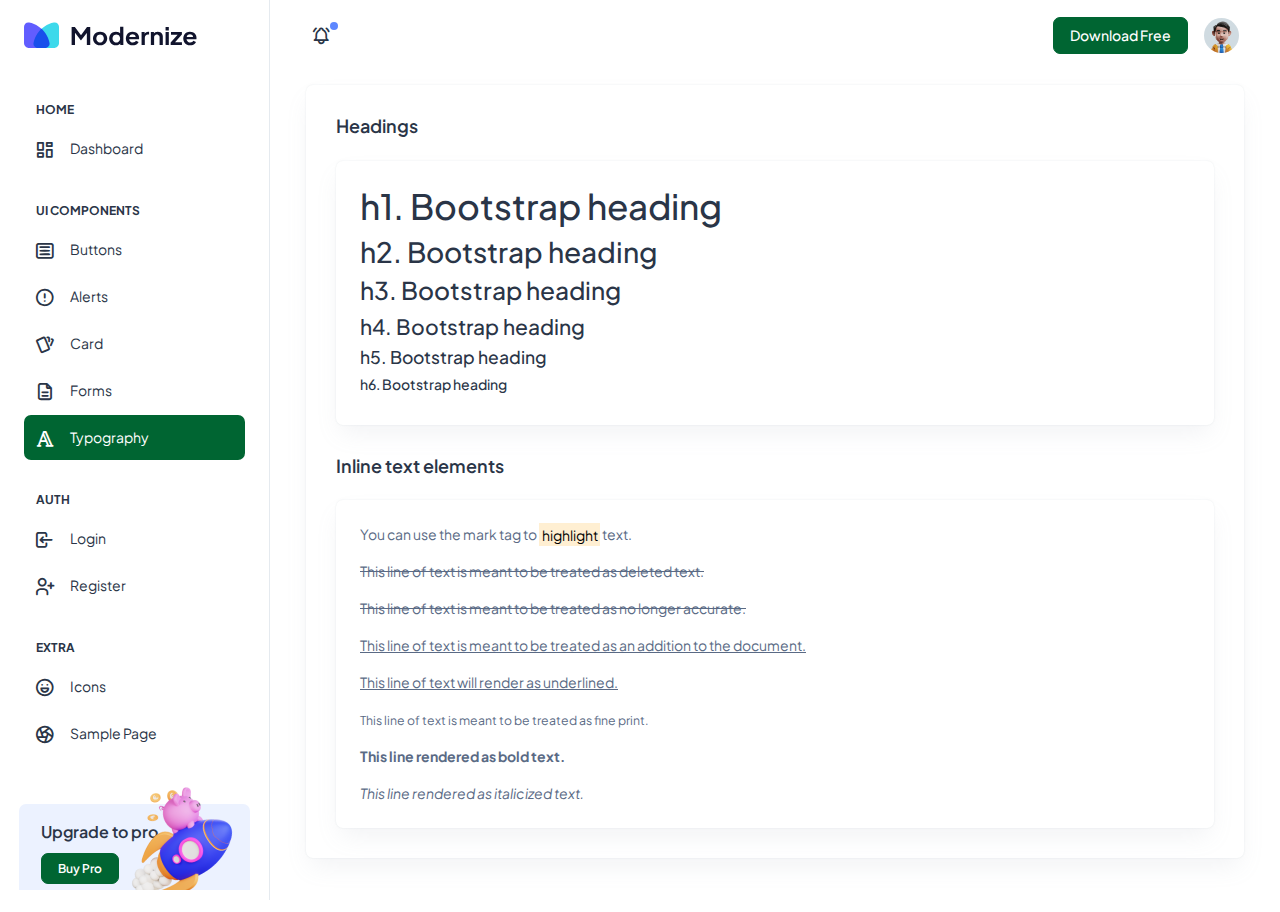
<file: src/html/ui-typography.html>
<!doctype html>
<html lang="en">

<head>
  <meta charset="utf-8">
  <meta name="viewport" content="width=device-width, initial-scale=1">
  <title>Modernize Free</title>
  <link rel="shortcut icon" type="image/png" href="../assets/images/logos/favicon.png" />
  <link rel="stylesheet" href="../assets/css/styles.min.css" />
</head>

<body>
  <!--  Body Wrapper -->
  <div class="page-wrapper" id="main-wrapper" data-layout="vertical" data-navbarbg="skin6" data-sidebartype="full"
    data-sidebar-position="fixed" data-header-position="fixed">
    <!-- Sidebar Start -->
    <aside class="left-sidebar">
      <!-- Sidebar scroll-->
      <div>
        <div class="brand-logo d-flex align-items-center justify-content-between">
          <a href="./index.html" class="text-nowrap logo-img">
            <img src="../assets/images/logos/dark-logo.svg" width="180" alt="" />
          </a>
          <div class="close-btn d-xl-none d-block sidebartoggler cursor-pointer" id="sidebarCollapse">
            <i class="ti ti-x fs-8"></i>
          </div>
        </div>
        <!-- Sidebar navigation-->
        <nav class="sidebar-nav scroll-sidebar" data-simplebar="">
          <ul id="sidebarnav">
            <li class="nav-small-cap">
              <i class="ti ti-dots nav-small-cap-icon fs-4"></i>
              <span class="hide-menu">Home</span>
            </li>
            <li class="sidebar-item">
              <a class="sidebar-link" href="./index.html" aria-expanded="false">
                <span>
                  <i class="ti ti-layout-dashboard"></i>
                </span>
                <span class="hide-menu">Dashboard</span>
              </a>
            </li>
            <li class="nav-small-cap">
              <i class="ti ti-dots nav-small-cap-icon fs-4"></i>
              <span class="hide-menu">UI COMPONENTS</span>
            </li>
            <li class="sidebar-item">
              <a class="sidebar-link" href="./ui-buttons.html" aria-expanded="false">
                <span>
                  <i class="ti ti-article"></i>
                </span>
                <span class="hide-menu">Buttons</span>
              </a>
            </li>
            <li class="sidebar-item">
              <a class="sidebar-link" href="./ui-alerts.html" aria-expanded="false">
                <span>
                  <i class="ti ti-alert-circle"></i>
                </span>
                <span class="hide-menu">Alerts</span>
              </a>
            </li>
            <li class="sidebar-item">
              <a class="sidebar-link" href="./ui-card.html" aria-expanded="false">
                <span>
                  <i class="ti ti-cards"></i>
                </span>
                <span class="hide-menu">Card</span>
              </a>
            </li>
            <li class="sidebar-item">
              <a class="sidebar-link" href="./ui-forms.html" aria-expanded="false">
                <span>
                  <i class="ti ti-file-description"></i>
                </span>
                <span class="hide-menu">Forms</span>
              </a>
            </li>
            <li class="sidebar-item">
              <a class="sidebar-link" href="./ui-typography.html" aria-expanded="false">
                <span>
                  <i class="ti ti-typography"></i>
                </span>
                <span class="hide-menu">Typography</span>
              </a>
            </li>
            <li class="nav-small-cap">
              <i class="ti ti-dots nav-small-cap-icon fs-4"></i>
              <span class="hide-menu">AUTH</span>
            </li>
            <li class="sidebar-item">
              <a class="sidebar-link" href="./authentication-login.html" aria-expanded="false">
                <span>
                  <i class="ti ti-login"></i>
                </span>
                <span class="hide-menu">Login</span>
              </a>
            </li>
            <li class="sidebar-item">
              <a class="sidebar-link" href="./authentication-register.html" aria-expanded="false">
                <span>
                  <i class="ti ti-user-plus"></i>
                </span>
                <span class="hide-menu">Register</span>
              </a>
            </li>
            <li class="nav-small-cap">
              <i class="ti ti-dots nav-small-cap-icon fs-4"></i>
              <span class="hide-menu">EXTRA</span>
            </li>
            <li class="sidebar-item">
              <a class="sidebar-link" href="./icon-tabler.html" aria-expanded="false">
                <span>
                  <i class="ti ti-mood-happy"></i>
                </span>
                <span class="hide-menu">Icons</span>
              </a>
            </li>
            <li class="sidebar-item">
              <a class="sidebar-link" href="./sample-page.html" aria-expanded="false">
                <span>
                  <i class="ti ti-aperture"></i>
                </span>
                <span class="hide-menu">Sample Page</span>
              </a>
            </li>
          </ul>
          <div class="unlimited-access hide-menu bg-light-primary position-relative mb-7 mt-5 rounded">
            <div class="d-flex">
              <div class="unlimited-access-title me-3">
                <h6 class="fw-semibold fs-4 mb-6 text-dark w-85">Upgrade to pro</h6>
                <a href="https://adminmart.com/product/modernize-bootstrap-5-admin-template/" target="_blank" class="btn btn-primary fs-2 fw-semibold lh-sm">Buy Pro</a>
              </div>
              <div class="unlimited-access-img">
                <img src="../assets/images/backgrounds/rocket.png" alt="" class="img-fluid">
              </div>
            </div>
          </div>
        </nav>
        <!-- End Sidebar navigation -->
      </div>
      <!-- End Sidebar scroll-->
    </aside>
    <!--  Sidebar End -->
    <!--  Main wrapper -->
    <div class="body-wrapper">
      <!--  Header Start -->
      <header class="app-header">
        <nav class="navbar navbar-expand-lg navbar-light">
          <ul class="navbar-nav">
            <li class="nav-item d-block d-xl-none">
              <a class="nav-link sidebartoggler nav-icon-hover" id="headerCollapse" href="javascript:void(0)">
                <i class="ti ti-menu-2"></i>
              </a>
            </li>
            <li class="nav-item">
              <a class="nav-link nav-icon-hover" href="javascript:void(0)">
                <i class="ti ti-bell-ringing"></i>
                <div class="notification bg-primary rounded-circle"></div>
              </a>
            </li>
          </ul>
          <div class="navbar-collapse justify-content-end px-0" id="navbarNav">
            <ul class="navbar-nav flex-row ms-auto align-items-center justify-content-end">
              <a href="https://adminmart.com/product/modernize-free-bootstrap-admin-dashboard/" target="_blank" class="btn btn-primary">Download Free</a>
              <li class="nav-item dropdown">
                <a class="nav-link nav-icon-hover" href="javascript:void(0)" id="drop2" data-bs-toggle="dropdown"
                  aria-expanded="false">
                  <img src="../assets/images/profile/user-1.jpg" alt="" width="35" height="35" class="rounded-circle">
                </a>
                <div class="dropdown-menu dropdown-menu-end dropdown-menu-animate-up" aria-labelledby="drop2">
                  <div class="message-body">
                    <a href="javascript:void(0)" class="d-flex align-items-center gap-2 dropdown-item">
                      <i class="ti ti-user fs-6"></i>
                      <p class="mb-0 fs-3">My Profile</p>
                    </a>
                    <a href="javascript:void(0)" class="d-flex align-items-center gap-2 dropdown-item">
                      <i class="ti ti-mail fs-6"></i>
                      <p class="mb-0 fs-3">My Account</p>
                    </a>
                    <a href="javascript:void(0)" class="d-flex align-items-center gap-2 dropdown-item">
                      <i class="ti ti-list-check fs-6"></i>
                      <p class="mb-0 fs-3">My Task</p>
                    </a>
                    <a href="./authentication-login.html" class="btn btn-outline-primary mx-3 mt-2 d-block">Logout</a>
                  </div>
                </div>
              </li>
            </ul>
          </div>
        </nav>
      </header>
      <!--  Header End -->
      <div class="container-fluid">
        <div class="container-fluid">
          <div class="card">
            <div class="card-body">
              <h5 class="card-title fw-semibold mb-4">Headings</h5>
              <div class="card">
                <div class="card-body p-4">
                  <h1>h1. Bootstrap heading</h1>
                  <h2>h2. Bootstrap heading</h2>
                  <h3>h3. Bootstrap heading</h3>
                  <h4>h4. Bootstrap heading</h4>
                  <h5>h5. Bootstrap heading</h5>
                  <h6>h6. Bootstrap heading</h6>
                </div>
              </div>
              <h5 class="card-title fw-semibold mb-4">Inline text elements</h5>
              <div class="card mb-0">
                <div class="card-body p-4">
                  <p>You can use the mark tag to <mark>highlight</mark> text.</p>
                  <p><del>This line of text is meant to be treated as deleted text.</del></p>
                  <p><s>This line of text is meant to be treated as no longer accurate.</s></p>
                  <p><ins>This line of text is meant to be treated as an addition to the document.</ins></p>
                  <p><u>This line of text will render as underlined.</u></p>
                  <p><small>This line of text is meant to be treated as fine print.</small></p>
                  <p><strong>This line rendered as bold text.</strong></p>
                  <p class="mb-0"><em>This line rendered as italicized text.</em></p>
                </div>
              </div>
            </div>
          </div>
        </div>
      </div>
    </div>
  </div>
  <script src="../assets/libs/jquery/dist/jquery.min.js"></script>
  <script src="../assets/libs/bootstrap/dist/js/bootstrap.bundle.min.js"></script>
  <script src="../assets/js/sidebarmenu.js"></script>
  <script src="../assets/js/app.min.js"></script>
  <script src="../assets/libs/simplebar/dist/simplebar.js"></script>
</body>

</html>
</file>
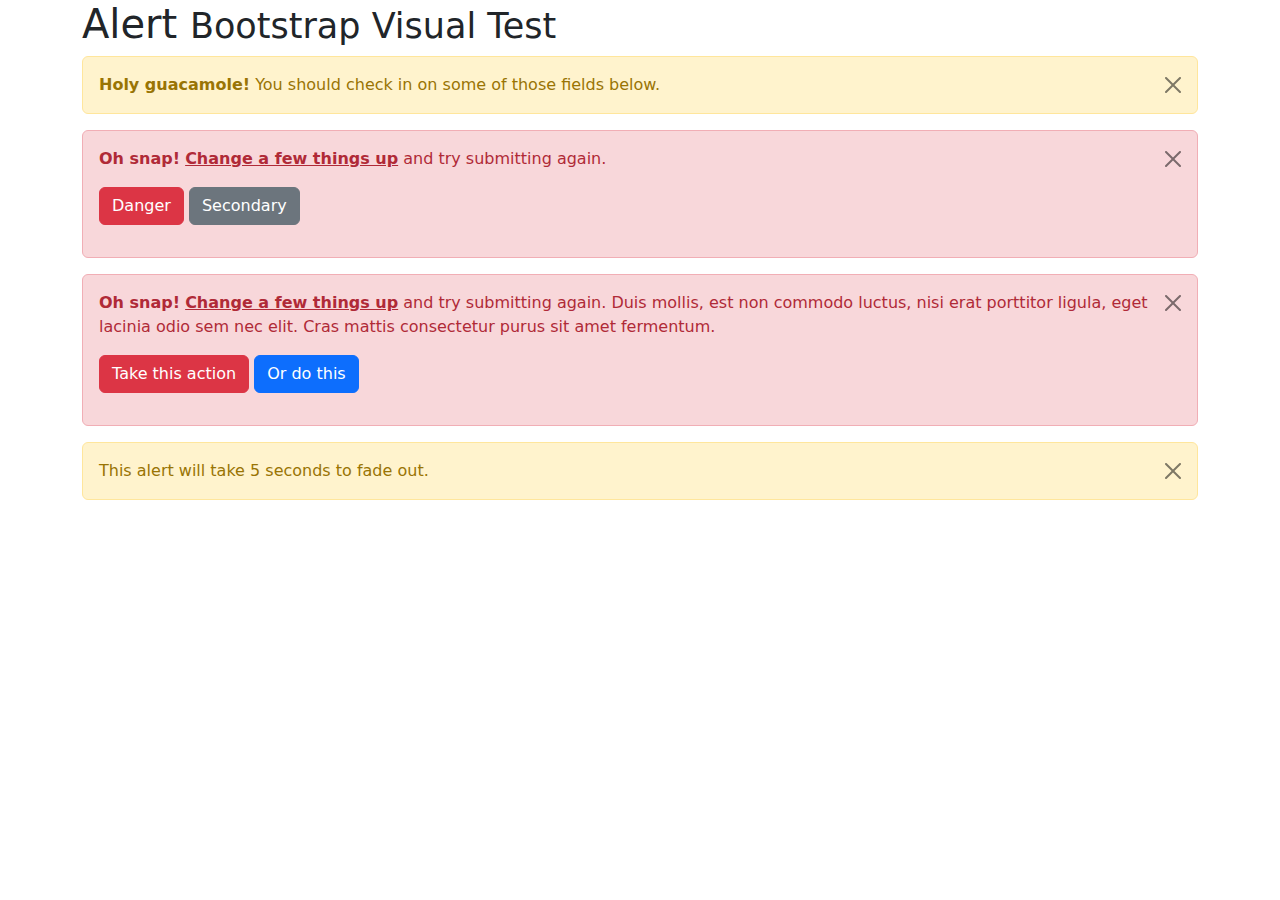
<file: src/assets/libs/bootstrap/js/tests/visual/alert.html>
<!doctype html>
<html lang="en">
  <head>
    <meta charset="utf-8">
    <meta name="viewport" content="width=device-width, initial-scale=1">
    <link href="../../../dist/css/bootstrap.min.css" rel="stylesheet">
    <title>Alert</title>
  </head>
  <body>
    <div class="container">
      <h1>Alert <small>Bootstrap Visual Test</small></h1>

      <div class="alert alert-warning alert-dismissible fade show" role="alert">
        <button type="button" class="btn-close" data-bs-dismiss="alert" aria-label="Close"></button>
        <strong>Holy guacamole!</strong> You should check in on some of those fields below.
      </div>

      <div class="alert alert-danger alert-dismissible fade show" role="alert">
        <button type="button" class="btn-close" data-bs-dismiss="alert" aria-label="Close"></button>
        <p>
          <strong>Oh snap!</strong> <a href="#" class="alert-link">Change a few things up</a> and try submitting again.
        </p>
        <p>
          <button type="button" class="btn btn-danger">Danger</button>
          <button type="button" class="btn btn-secondary">Secondary</button>
        </p>
      </div>

      <div class="alert alert-danger alert-dismissible fade show" role="alert">
        <button type="button" class="btn-close" data-bs-dismiss="alert" aria-label="Close"></button>
        <p>
          <strong>Oh snap!</strong> <a href="#" class="alert-link">Change a few things up</a> and try submitting again. Duis mollis, est non commodo luctus, nisi erat porttitor ligula, eget lacinia odio sem nec elit. Cras mattis consectetur purus sit amet fermentum.
        </p>
        <p>
          <button type="button" class="btn btn-danger">Take this action</button>
          <button type="button" class="btn btn-primary">Or do this</button>
        </p>
      </div>

      <div class="alert alert-warning alert-dismissible fade show" role="alert" style="transition-duration: 5s;">
        <button type="button" class="btn-close" data-bs-dismiss="alert" aria-label="Close"></button>
        This alert will take 5 seconds to fade out.
      </div>
    </div>

    <script src="../../../dist/js/bootstrap.bundle.js"></script>
  </body>
</html>
</file>
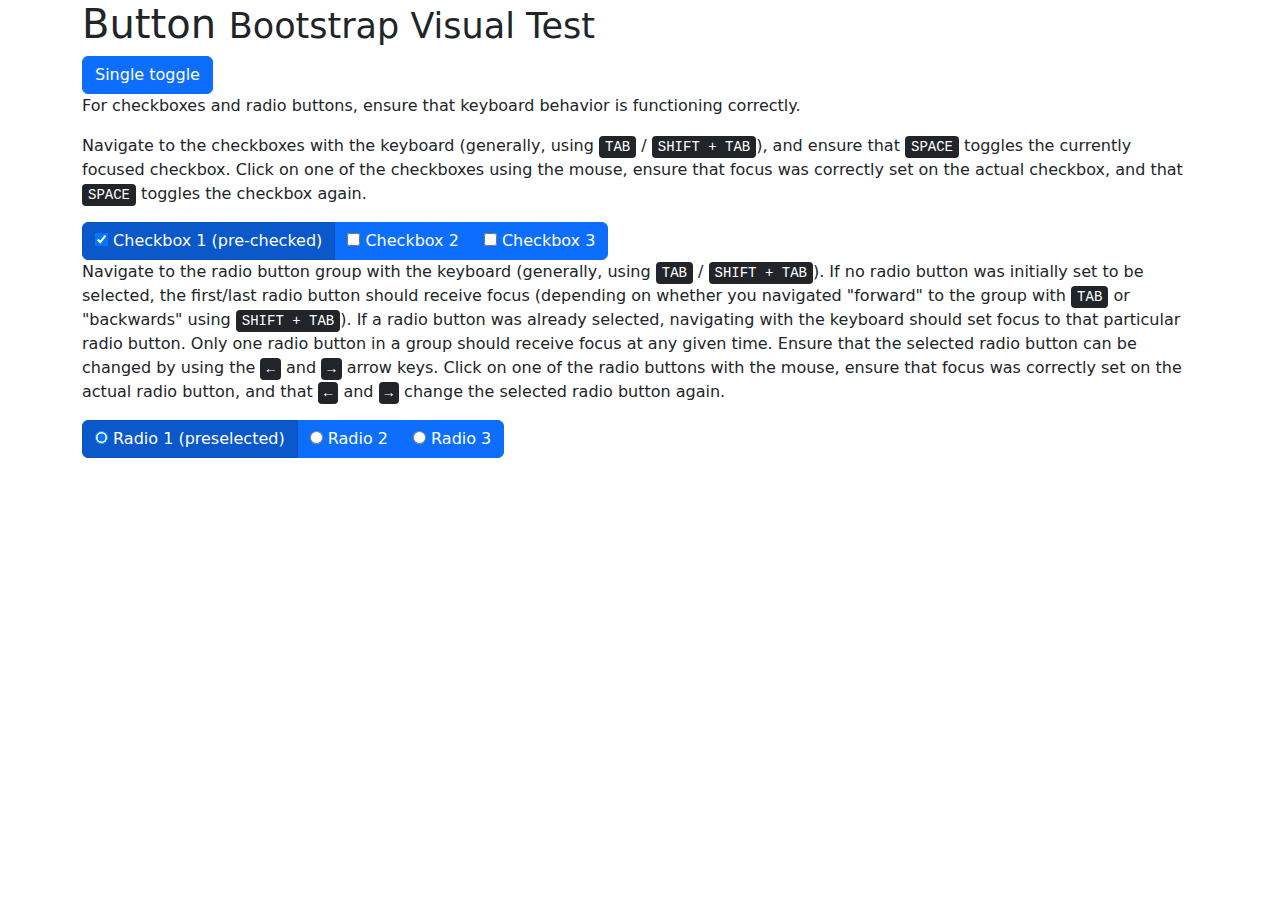
<file: src/assets/libs/bootstrap/js/tests/visual/button.html>
<!doctype html>
<html lang="en">
  <head>
    <meta charset="utf-8">
    <meta name="viewport" content="width=device-width, initial-scale=1">
    <link href="../../../dist/css/bootstrap.min.css" rel="stylesheet">
    <title>Button</title>
  </head>
  <body>
    <div class="container">
      <h1>Button <small>Bootstrap Visual Test</small></h1>

      <button type="button" class="btn btn-primary" data-bs-toggle="button" aria-pressed="false" autocomplete="off">
        Single toggle
      </button>

      <p>For checkboxes and radio buttons, ensure that keyboard behavior is functioning correctly.</p>
      <p>Navigate to the checkboxes with the keyboard (generally, using <kbd>TAB</kbd> / <kbd>SHIFT + TAB</kbd>), and ensure that <kbd>SPACE</kbd> toggles the currently focused checkbox. Click on one of the checkboxes using the mouse, ensure that focus was correctly set on the actual checkbox, and that <kbd>SPACE</kbd> toggles the checkbox again.</p>

      <div class="btn-group" data-bs-toggle="buttons">
        <label class="btn btn-primary active">
          <input type="checkbox" checked autocomplete="off"> Checkbox 1 (pre-checked)
        </label>
        <label class="btn btn-primary">
          <input type="checkbox" autocomplete="off"> Checkbox 2
        </label>
        <label class="btn btn-primary">
          <input type="checkbox" autocomplete="off"> Checkbox 3
        </label>
      </div>

      <p>Navigate to the radio button group with the keyboard (generally, using <kbd>TAB</kbd> / <kbd>SHIFT + TAB</kbd>). If no radio button was initially set to be selected, the first/last radio button should receive focus (depending on whether you navigated "forward" to the group with <kbd>TAB</kbd> or "backwards" using <kbd>SHIFT + TAB</kbd>). If a radio button was already selected, navigating with the keyboard should set focus to that particular radio button. Only one radio button in a group should receive focus at any given time.  Ensure that the selected radio button can be changed by using the <kbd>←</kbd> and <kbd>→</kbd> arrow keys. Click on one of the radio buttons with the mouse,  ensure that focus was correctly set on the actual radio button, and that <kbd>←</kbd> and <kbd>→</kbd> change the selected radio button again.</p>

      <div class="btn-group" data-bs-toggle="buttons">
        <label class="btn btn-primary active">
          <input type="radio" name="options" id="option1" autocomplete="off" checked> Radio 1 (preselected)
        </label>
        <label class="btn btn-primary">
          <input type="radio" name="options" id="option2" autocomplete="off"> Radio 2
        </label>
        <label class="btn btn-primary">
          <input type="radio" name="options" id="option3" autocomplete="off"> Radio 3
        </label>
      </div>
    </div>

    <script src="../../../dist/js/bootstrap.bundle.js"></script>
  </body>
</html>
</file>
<file: src/assets-copy/css/style.css>
/**
* Template Name: FlexStart
* Updated: Jul 27 2023 with Bootstrap v5.3.1
* Template URL: https://bootstrapmade.com/flexstart-bootstrap-startup-template/
* Author: BootstrapMade.com
* License: https://bootstrapmade.com/license/
*/

/*--------------------------------------------------------------
# General
--------------------------------------------------------------*/
:root {
  scroll-behavior: smooth;
}

body {
  font-family: "Open Sans", sans-serif;
  color: #444444;
}

a {
  color: #4154f1;
  text-decoration: none;
}

a:hover {
  color: #717ff5;
  text-decoration: none;
}

h1,
h2,
h3,
h4,
h5,
h6 {
  font-family: "Nunito", sans-serif;
}

/*--------------------------------------------------------------
# Sections
--------------------------------------------------------------*/
section {
  padding: 60px 0;
  overflow: hidden;
}

.section-header {
  text-align: center;
  padding-bottom: 40px;
}

.section-header h2 {
  font-size: 13px;
  letter-spacing: 1px;
  font-weight: 700;
  margin: 0;
  color: #4154f1;
  text-transform: uppercase;
}

.section-header p {
  margin: 10px 0 0 0;
  padding: 0;
  font-size: 38px;
  line-height: 42px;
  font-weight: 700;
  color: #012970;
}

@media (max-width: 768px) {
  .section-header p {
    font-size: 28px;
    line-height: 32px;
  }
}

/*--------------------------------------------------------------
# Breadcrumbs
--------------------------------------------------------------*/
.breadcrumbs {
  padding: 15px 0;
  background: #012970;
  min-height: 40px;
  margin-top: 82px;
  color: #fff;
}

@media (max-width: 992px) {
  .breadcrumbs {
    margin-top: 57px;
  }
}

.breadcrumbs h2 {
  font-size: 28px;
  font-weight: 500;
}

.breadcrumbs ol {
  display: flex;
  flex-wrap: wrap;
  list-style: none;
  padding: 0 0 10px 0;
  margin: 0;
  font-size: 14px;
}

.breadcrumbs ol a {
  color: #fff;
  transition: 0.3s;
}

.breadcrumbs ol a:hover {
  text-decoration: underline;
}

.breadcrumbs ol li + li {
  padding-left: 10px;
}

.breadcrumbs ol li + li::before {
  display: inline-block;
  padding-right: 10px;
  color: #8894f6;
  content: "/";
}

/*--------------------------------------------------------------
# Back to top button
--------------------------------------------------------------*/
.back-to-top {
  position: fixed;
  visibility: hidden;
  opacity: 0;
  right: 15px;
  bottom: 15px;
  z-index: 99999;
  background: #4154f1;
  width: 40px;
  height: 40px;
  border-radius: 4px;
  transition: all 0.4s;
}

.back-to-top i {
  font-size: 24px;
  color: #fff;
  line-height: 0;
}

.back-to-top:hover {
  background: #6776f4;
  color: #fff;
}

.back-to-top.active {
  visibility: visible;
  opacity: 1;
}

/*--------------------------------------------------------------
# Disable aos animation delay on mobile devices
--------------------------------------------------------------*/
@media screen and (max-width: 768px) {
  [data-aos-delay] {
    transition-delay: 0 !important;
  }
}

/*--------------------------------------------------------------
# Header
--------------------------------------------------------------*/
.header {
  transition: all 0.5s;
  z-index: 997;
  padding: 20px 0;
}

.header.header-scrolled {
  background: #fff;
  padding: 15px 0;
  box-shadow: 0px 2px 20px rgba(1, 41, 112, 0.1);
}

.header .logo {
  line-height: 0;
}

.header .logo img {
  max-height: 70px;
  margin-right: 6px;
}

.header .logo span {
  font-size: 25px;
  font-weight: 700;
  letter-spacing: 1px;
  color: #004221;
  font-family: "Nunito", sans-serif;
  margin-top: 3px;
}

/*--------------------------------------------------------------
# Navigation Menu
--------------------------------------------------------------*/
/**
* Desktop Navigation 
*/
.navbar {
  padding: 0;
}

.navbar ul {
  margin: 0;
  padding: 0;
  display: flex;
  list-style: none;
  align-items: center;
}

.navbar li {
  position: relative;
}

.navbar a,
.navbar a:focus {
  display: flex;
  align-items: center;
  justify-content: space-between;
  padding: 10px 0 10px 30px;
  font-family: "Nunito", sans-serif;
  font-size: 16px;
  font-weight: 700;
  color: #004221;
  white-space: nowrap;
  transition: 0.3s;
}

.navbar a i,
.navbar a:focus i {
  font-size: 12px;
  line-height: 0;
  margin-left: 5px;
}

.navbar a:hover,
.navbar .active,
.navbar .active:focus,
.navbar li:hover > a {
  color: #00bd5f;
}

.navbar .getstarted,
.navbar .getstarted:focus {
  background: #004221;
  padding: 8px 20px;
  margin-left: 30px;
  border-radius: 4px;
  color: #fff;
}

.navbar .getstarted:hover,
.navbar .getstarted:focus:hover {
  color: #fff;
  background: #00bd5f;
}

.navbar .dropdown ul {
  display: block;
  position: absolute;
  left: 14px;
  top: calc(100% + 30px);
  margin: 0;
  padding: 10px 0;
  z-index: 99;
  opacity: 0;
  visibility: hidden;
  background: #fff;
  box-shadow: 0px 0px 30px rgba(127, 137, 161, 0.25);
  transition: 0.3s;
  border-radius: 4px;
}

.navbar .dropdown ul li {
  min-width: 200px;
}

.navbar .dropdown ul a {
  padding: 10px 20px;
  font-size: 15px;
  text-transform: none;
  font-weight: 600;
}

.navbar .dropdown ul a i {
  font-size: 12px;
}

.navbar .dropdown ul a:hover,
.navbar .dropdown ul .active:hover,
.navbar .dropdown ul li:hover > a {
  color: #00bd5f;
}

.navbar .dropdown:hover > ul {
  opacity: 1;
  top: 100%;
  visibility: visible;
}

.navbar .megamenu {
  position: static;
}

.navbar .megamenu ul {
  margin-top: 5px;
  right: 0;
  padding: 10px;
  display: flex;
}

.navbar .megamenu ul li {
  flex: 1;
}

.navbar .megamenu ul li a,
.navbar .megamenu ul li:hover > a {
  color: #00bd5f;
}

.navbar .megamenu ul li a:hover,
.navbar .megamenu ul li .active,
.navbar .megamenu ul li .active:hover {
  color: #00bd5f;
}

.navbar .dropdown .dropdown ul {
  top: 0;
  left: calc(100% - 30px);
  visibility: hidden;
}

.navbar .dropdown .dropdown:hover > ul {
  opacity: 1;
  top: 0;
  left: 100%;
  visibility: visible;
}

@media (max-width: 1366px) {
  .navbar .dropdown .dropdown ul {
    left: -90%;
  }

  .navbar .dropdown .dropdown:hover > ul {
    left: -100%;
  }
}

/**
* Mobile Navigation 
*/
.mobile-nav-toggle {
  color: #012970;
  font-size: 28px;
  cursor: pointer;
  display: none;
  line-height: 0;
  transition: 0.5s;
}

.mobile-nav-toggle.bi-x {
  color: #fff;
}

@media (max-width: 1200px) {
  .mobile-nav-toggle {
    display: block;
  }

  .navbar ul {
    display: none;
  }
}

.navbar-mobile {
  position: fixed;
  overflow: hidden;
  top: 0;
  right: 0;
  left: 0;
  bottom: 0;
  background: rgba(9, 61, 1, 0.9);
  transition: 0.3s;
}

.navbar-mobile .mobile-nav-toggle {
  position: absolute;
  top: 15px;
  right: 15px;
}

.navbar-mobile ul {
  display: block;
  position: absolute;
  top: 55px;
  right: 15px;
  bottom: 15px;
  left: 15px;
  padding: 10px 0;
  border-radius: 10px;
  background-color: #fff;
  overflow-y: auto;
  transition: 0.3s;
}

.navbar-mobile a,
.navbar-mobile a:focus {
  padding: 10px 20px;
  font-size: 15px;
  color: #004221;
}

.navbar-mobile a:hover,
.navbar-mobile .active,
.navbar-mobile li:hover > a {
  color: #00bd5f;
}

.navbar-mobile .getstarted,
.navbar-mobile .getstarted:focus {
  margin: 15px;
}

.navbar-mobile .dropdown ul {
  position: static;
  display: none;
  margin: 10px 20px;
  padding: 10px 0;
  z-index: 99;
  opacity: 1;
  visibility: visible;
  background: #fff;
  box-shadow: 0px 0px 30px rgba(127, 137, 161, 0.25);
}

.navbar-mobile .dropdown ul li {
  min-width: 200px;
}

.navbar-mobile .dropdown ul a {
  padding: 10px 20px;
}

.navbar-mobile .dropdown ul a i {
  font-size: 12px;
}

.navbar-mobile .dropdown ul a:hover,
.navbar-mobile .dropdown ul .active:hover,
.navbar-mobile .dropdown ul li:hover > a {
  color: #00bd5f;
}

.navbar-mobile .dropdown > .dropdown-active {
  display: block;
}

/*--------------------------------------------------------------
# Hero Section
--------------------------------------------------------------*/
.hero {
  width: 100%;
  height: 100vh;
  background: url(../img/hero-bg.png) top center no-repeat;
  background-size: cover;
}

.hero h1 {
  margin: 0;
  font-size: 48px;
  font-weight: 700;
  color: #005f2f;
}

.hero h2 {
  color: #444444;
  margin: 15px 0 0 0;
  font-size: 26px;
}

.hero .btn-get-started {
  margin-top: 30px;
  line-height: 0;
  padding: 15px 40px;
  border-radius: 4px;
  transition: 0.5s;
  color: #fff;
  background: #00a050;
  box-shadow: 0px 5px 30px rgba(127, 241, 65, 0.4);
}

.hero .btn-get-started span {
  font-family: "Nunito", sans-serif;
  font-weight: 600;
  font-size: 16px;
  letter-spacing: 1px;
}

.hero .btn-get-started i {
  margin-left: 5px;
  font-size: 18px;
  transition: 0.3s;
}

.hero .btn-get-started:hover i {
  transform: translateX(5px);
}

.hero .hero-img {
  text-align: right;
}

@media (min-width: 1024px) {
  .hero {
    background-attachment: fixed;
  }
}

@media (max-width: 991px) {
  .hero {
    height: auto;
    padding: 120px 0 60px 0;
  }

  .hero .hero-img {
    text-align: center;
    margin-top: 80px;
  }

  .hero .hero-img img {
    width: 80%;
  }
}

@media (max-width: 768px) {
  .hero {
    text-align: center;
  }

  .hero h1 {
    font-size: 32px;
  }

  .hero h2 {
    font-size: 24px;
  }

  .hero .hero-img img {
    width: 100%;
  }
}

/*--------------------------------------------------------------
# Index Page
--------------------------------------------------------------*/
/*--------------------------------------------------------------
# About
--------------------------------------------------------------*/
.about .content {
  background-color: #f6f9ff;
  padding: 40px;
}

.about h3 {
  font-size: 14px;
  font-weight: 700;
  color: #4154f1;
  text-transform: uppercase;
}

.about h2 {
  font-size: 24px;
  font-weight: 700;
  color: #012970;
}

.about p {
  margin: 15px 0 30px 0;
  line-height: 24px;
}

.about .btn-read-more {
  line-height: 0;
  padding: 15px 40px;
  border-radius: 4px;
  transition: 0.5s;
  color: #fff;
  background: #4154f1;
  box-shadow: 0px 5px 25px rgba(65, 84, 241, 0.3);
}

.about .btn-read-more span {
  font-family: "Nunito", sans-serif;
  font-weight: 600;
  font-size: 16px;
  letter-spacing: 1px;
}

.about .btn-read-more i {
  margin-left: 5px;
  font-size: 18px;
  transition: 0.3s;
}

.about .btn-read-more:hover i {
  transform: translateX(5px);
}

/*--------------------------------------------------------------
# Values
--------------------------------------------------------------*/
.values .box {
  padding: 30px;
  box-shadow: 0px 0 5px rgba(1, 41, 112, 0.08);
  text-align: center;
  transition: 0.3s;
  height: 100%;
}

.values .box img {
  padding: 30px 50px;
  transition: 0.5s;
  transform: scale(1.1);
}

.values .box h3 {
  font-size: 24px;
  color: #012970;
  font-weight: 700;
  margin-bottom: 18px;
}

.values .box:hover {
  box-shadow: 0px 0 30px rgba(1, 41, 112, 0.08);
}

.values .box:hover img {
  transform: scale(1);
}

/*--------------------------------------------------------------
# Counts
--------------------------------------------------------------*/
.counts {
  padding: 70px 0 60px;
}

.counts .count-box {
  display: flex;
  align-items: center;
  padding: 30px;
  width: 100%;
  background: #fff;
  box-shadow: 0px 0 30px rgba(1, 41, 112, 0.08);
}

.counts .count-box i {
  font-size: 42px;
  line-height: 0;
  margin-right: 20px;
  color: #4154f1;
}

.counts .count-box span {
  font-size: 36px;
  display: block;
  font-weight: 600;
  color: #0b198f;
}

.counts .count-box p {
  padding: 0;
  margin: 0;
  font-family: "Nunito", sans-serif;
  font-size: 14px;
}

/*--------------------------------------------------------------
# Features
--------------------------------------------------------------*/
.features .feature-box {
  padding: 24px 20px;
  box-shadow: 0px 0 30px rgba(1, 41, 112, 0.08);
  transition: 0.3s;
  height: 100%;
}

.features .feature-box h3 {
  font-size: 18px;
  color: #012970;
  font-weight: 700;
  margin: 0;
}

.features .feature-box i {
  line-height: 0;
  background: #ecf3ff;
  padding: 4px;
  margin-right: 10px;
  font-size: 24px;
  border-radius: 3px;
  transition: 0.3s;
}

.features .feature-box:hover i {
  background: #4154f1;
  color: #fff;
}

.features .feture-tabs {
  margin-top: 120px;
}

.features .feture-tabs h3 {
  color: #012970;
  font-weight: 700;
  font-size: 32px;
  margin-bottom: 10px;
}

@media (max-width: 768px) {
  .features .feture-tabs h3 {
    font-size: 28px;
  }
}

.features .feture-tabs .nav-pills {
  border-bottom: 1px solid #eee;
}

.features .feture-tabs .nav-link {
  background: none;
  text-transform: uppercase;
  font-size: 15px;
  font-weight: 600;
  color: #012970;
  padding: 12px 0;
  margin-right: 25px;
  margin-bottom: -2px;
  border-radius: 0;
}

.features .feture-tabs .nav-link.active {
  color: #4154f1;
  border-bottom: 3px solid #4154f1;
}

.features .feture-tabs .tab-content h4 {
  font-size: 18px;
  margin: 0;
  font-weight: 700;
  color: #012970;
}

.features .feture-tabs .tab-content i {
  font-size: 24px;
  line-height: 0;
  margin-right: 8px;
  color: #4154f1;
}

.features .feature-icons {
  margin-top: 120px;
}

.features .feature-icons h3 {
  color: #012970;
  font-weight: 700;
  font-size: 32px;
  margin-bottom: 20px;
  text-align: center;
}

@media (max-width: 768px) {
  .features .feature-icons h3 {
    font-size: 28px;
  }
}

.features .feature-icons .content .icon-box {
  display: flex;
}

.features .feature-icons .content .icon-box h4 {
  font-size: 20px;
  font-weight: 700;
  margin: 0 0 10px 0;
  color: #012970;
}

.features .feature-icons .content .icon-box i {
  font-size: 44px;
  line-height: 44px;
  color: #0245bc;
  margin-right: 15px;
}

.features .feature-icons .content .icon-box p {
  font-size: 15px;
  color: #848484;
}

/*--------------------------------------------------------------
# Services
--------------------------------------------------------------*/
.services .service-box {
  box-shadow: 0px 0 30px rgba(1, 41, 112, 0.08);
  height: 100%;
  padding: 60px 30px;
  text-align: center;
  transition: 0.3s;
  border-radius: 5px;
}

.services .service-box .icon {
  font-size: 36px;
  padding: 40px 20px;
  border-radius: 4px;
  position: relative;
  margin-bottom: 25px;
  display: inline-block;
  line-height: 0;
  transition: 0.3s;
}

.services .service-box h3 {
  color: #444444;
  font-weight: 700;
}

.services .service-box .read-more {
  display: inline-flex;
  align-items: center;
  justify-content: center;
  font-weight: 600;
  font-size: 16px;
  padding: 8px 20px;
}

.services .service-box .read-more i {
  line-height: 0;
  margin-left: 5px;
  font-size: 18px;
}

.services .service-box.blue {
  border-bottom: 3px solid #2db6fa;
}

.services .service-box.blue .icon {
  color: #2db6fa;
  background: #dbf3fe;
}

.services .service-box.blue .read-more {
  color: #2db6fa;
}

.services .service-box.blue:hover {
  background: #2db6fa;
}

.services .service-box.orange {
  border-bottom: 3px solid #f68c09;
}

.services .service-box.orange .icon {
  color: #f68c09;
  background: #fde3c4;
}

.services .service-box.orange .read-more {
  color: #f68c09;
}

.services .service-box.orange:hover {
  background: #f68c09;
}

.services .service-box.green {
  border-bottom: 3px solid #08da4e;
}

.services .service-box.green .icon {
  color: #08da4e;
  background: #cffddf;
}

.services .service-box.green .read-more {
  color: #08da4e;
}

.services .service-box.green:hover {
  background: #08da4e;
}

.services .service-box.red {
  border-bottom: 3px solid #e9222c;
}

.services .service-box.red .icon {
  color: #e9222c;
  background: #fef7f8;
}

.services .service-box.red .read-more {
  color: #e9222c;
}

.services .service-box.red:hover {
  background: #e9222c;
}

.services .service-box.purple {
  border-bottom: 3px solid #b50edf;
}

.services .service-box.purple .icon {
  color: #b50edf;
  background: #f8e4fd;
}

.services .service-box.purple .read-more {
  color: #b50edf;
}

.services .service-box.purple:hover {
  background: #b50edf;
}

.services .service-box.pink {
  border-bottom: 3px solid #f51f9c;
}

.services .service-box.pink .icon {
  color: #f51f9c;
  background: #feecf7;
}

.services .service-box.pink .read-more {
  color: #f51f9c;
}

.services .service-box.pink:hover {
  background: #f51f9c;
}

.services .service-box:hover h3,
.services .service-box:hover p,
.services .service-box:hover .read-more {
  color: #fff;
}

.services .service-box:hover .icon {
  background: #fff;
}

/*--------------------------------------------------------------
# Pricing
--------------------------------------------------------------*/
.pricing .box {
  padding: 40px 20px;
  background: #fff;
  text-align: center;
  box-shadow: 0px 0 30px rgba(1, 41, 112, 0.08);
  border-radius: 4px;
  position: relative;
  overflow: hidden;
  transition: 0.3s;
}

.pricing .box:hover {
  transform: scale(1.1);
  box-shadow: 0px 0 30px rgba(1, 41, 112, 0.1);
}

.pricing h3 {
  font-weight: 700;
  font-size: 18px;
  margin-bottom: 15px;
}

.pricing .price {
  font-size: 36px;
  color: #444444;
  font-weight: 600;
  font-family: "Poppins", sans-serif;
}

.pricing .price sup {
  font-size: 20px;
  top: -15px;
  left: -3px;
}

.pricing .price span {
  color: #bababa;
  font-size: 16px;
  font-weight: 300;
}

.pricing img {
  padding: 30px 40px;
}

.pricing ul {
  padding: 0;
  list-style: none;
  color: #444444;
  text-align: center;
  line-height: 26px;
  font-size: 16px;
  margin-bottom: 25px;
}

.pricing ul li {
  padding-bottom: 10px;
}

.pricing ul .na {
  color: #ccc;
  text-decoration: line-through;
}

.pricing .btn-buy {
  display: inline-block;
  padding: 8px 40px 10px 40px;
  border-radius: 50px;
  color: #4154f1;
  transition: none;
  font-size: 16px;
  font-weight: 400;
  font-family: "Nunito", sans-serif;
  font-weight: 600;
  transition: 0.3s;
  border: 1px solid #4154f1;
}

.pricing .btn-buy:hover {
  background: #4154f1;
  color: #fff;
}

.pricing .featured {
  width: 200px;
  position: absolute;
  top: 18px;
  right: -68px;
  transform: rotate(45deg);
  z-index: 1;
  font-size: 14px;
  padding: 1px 0 3px 0;
  background: #4154f1;
  color: #fff;
}

/*--------------------------------------------------------------
# F.A.Q
--------------------------------------------------------------*/
.faq .accordion-collapse {
  border: 0;
}

.faq .accordion-button {
  padding: 15px 15px 20px 0;
  font-weight: 600;
  border: 0;
  font-size: 18px;
  color: #444444;
  text-align: left;
}

.faq .accordion-button:focus {
  box-shadow: none;
}

.faq .accordion-button:not(.collapsed) {
  background: none;
  color: #4154f1;
  border-bottom: 0;
}

.faq .accordion-body {
  padding: 0 0 25px 0;
  border: 0;
}

/*--------------------------------------------------------------
# Portfolio
--------------------------------------------------------------*/
.portfolio #portfolio-flters {
  padding: 0;
  margin: 0 auto 25px auto;
  list-style: none;
  text-align: center;
  background: white;
  border-radius: 50px;
  padding: 2px 15px;
}

.portfolio #portfolio-flters li {
  cursor: pointer;
  display: inline-block;
  padding: 8px 20px 10px 20px;
  font-size: 15px;
  font-weight: 600;
  line-height: 1;
  color: #444444;
  margin: 0 4px 8px 4px;
  transition: 0.3s;
  border-radius: 50px;
  border: 1px solid #fff;
}

.portfolio #portfolio-flters li:hover,
.portfolio #portfolio-flters li.filter-active {
  color: #4154f1;
  border-color: #4154f1;
}

.portfolio #portfolio-flters li:last-child {
  margin-right: 0;
}

.portfolio .portfolio-wrap {
  transition: 0.3s;
  position: relative;
  overflow: hidden;
  z-index: 1;
  background: rgba(255, 255, 255, 0.75);
}

.portfolio .portfolio-wrap::before {
  content: "";
  background: rgba(255, 255, 255, 0.75);
  position: absolute;
  left: 30px;
  right: 30px;
  top: 30px;
  bottom: 30px;
  transition: all ease-in-out 0.3s;
  z-index: 2;
  opacity: 0;
}

.portfolio .portfolio-wrap img {
  transition: 1s;
}

.portfolio .portfolio-wrap .portfolio-info {
  opacity: 0;
  position: absolute;
  top: 0;
  left: 0;
  right: 0;
  bottom: 0;
  text-align: center;
  z-index: 3;
  transition: all ease-in-out 0.3s;
  display: flex;
  flex-direction: column;
  justify-content: center;
  align-items: center;
}

.portfolio .portfolio-wrap .portfolio-info::before {
  display: block;
  content: "";
  width: 48px;
  height: 48px;
  position: absolute;
  top: 35px;
  left: 35px;
  border-top: 3px solid rgba(1, 41, 112, 0.2);
  border-left: 3px solid rgba(1, 41, 112, 0.2);
  transition: all 0.5s ease 0s;
  z-index: 9994;
}

.portfolio .portfolio-wrap .portfolio-info::after {
  display: block;
  content: "";
  width: 48px;
  height: 48px;
  position: absolute;
  bottom: 35px;
  right: 35px;
  border-bottom: 3px solid rgba(1, 41, 112, 0.2);
  border-right: 3px solid rgba(1, 41, 112, 0.2);
  transition: all 0.5s ease 0s;
  z-index: 9994;
}

.portfolio .portfolio-wrap .portfolio-info h4 {
  font-size: 20px;
  color: #012970;
  font-weight: 700;
}

.portfolio .portfolio-wrap .portfolio-info p {
  color: #012970;
  font-weight: 600;
  font-size: 14px;
  text-transform: uppercase;
  padding: 0;
  margin: 0;
}

.portfolio .portfolio-wrap .portfolio-links {
  text-align: center;
  z-index: 4;
}

.portfolio .portfolio-wrap .portfolio-links a {
  color: #fff;
  background: #4154f1;
  margin: 10px 2px;
  width: 36px;
  height: 36px;
  display: inline-flex;
  align-items: center;
  justify-content: center;
  border-radius: 50%;
  transition: 0.3s;
}

.portfolio .portfolio-wrap .portfolio-links a i {
  font-size: 24px;
  line-height: 0;
}

.portfolio .portfolio-wrap .portfolio-links a:hover {
  background: #004221;
}

.portfolio .portfolio-wrap:hover img {
  transform: scale(1.1);
}

.portfolio .portfolio-wrap:hover::before {
  top: 0;
  left: 0;
  right: 0;
  bottom: 0;
  opacity: 1;
}

.portfolio .portfolio-wrap:hover .portfolio-info {
  opacity: 1;
}

.portfolio .portfolio-wrap:hover .portfolio-info::before {
  top: 15px;
  left: 15px;
}

.portfolio .portfolio-wrap:hover .portfolio-info::after {
  bottom: 15px;
  right: 15px;
}

/*--------------------------------------------------------------
# Portfolio Details
--------------------------------------------------------------*/
.portfolio-details {
  padding-top: 40px;
}

.portfolio-details .portfolio-details-slider img {
  width: 100%;
}

.portfolio-details .portfolio-details-slider .swiper-pagination {
  margin-top: 20px;
  position: relative;
}

.portfolio-details
  .portfolio-details-slider
  .swiper-pagination
  .swiper-pagination-bullet {
  width: 12px;
  height: 12px;
  background-color: #fff;
  opacity: 1;
  border: 1px solid #4154f1;
}

.portfolio-details
  .portfolio-details-slider
  .swiper-pagination
  .swiper-pagination-bullet-active {
  background-color: #4154f1;
}

.portfolio-details .portfolio-info {
  padding: 30px;
  box-shadow: 0px 0 30px rgba(1, 41, 112, 0.08);
}

.portfolio-details .portfolio-info h3 {
  font-size: 22px;
  font-weight: 700;
  margin-bottom: 20px;
  padding-bottom: 20px;
  border-bottom: 1px solid #eee;
}

.portfolio-details .portfolio-info ul {
  list-style: none;
  padding: 0;
  font-size: 15px;
}

.portfolio-details .portfolio-info ul li + li {
  margin-top: 10px;
}

.portfolio-details .portfolio-description {
  padding-top: 30px;
}

.portfolio-details .portfolio-description h2 {
  font-size: 26px;
  font-weight: 700;
  margin-bottom: 20px;
}

.portfolio-details .portfolio-description p {
  padding: 0;
}

/*--------------------------------------------------------------
# Testimonials
--------------------------------------------------------------*/
.testimonials .testimonial-item {
  box-sizing: content-box;
  padding: 30px;
  margin: 40px 30px;
  box-shadow: 0px 0 20px rgba(1, 41, 112, 0.1);
  background: #fff;
  min-height: 320px;
  display: flex;
  flex-direction: column;
  text-align: center;
  transition: 0.3s;
}

.testimonials .testimonial-item .stars {
  margin-bottom: 15px;
}

.testimonials .testimonial-item .stars i {
  color: #ffc107;
  margin: 0 1px;
}

.testimonials .testimonial-item .testimonial-img {
  width: 90px;
  border-radius: 50%;
  border: 4px solid #fff;
  margin: 0 auto;
}

.testimonials .testimonial-item h3 {
  font-size: 18px;
  font-weight: bold;
  margin: 10px 0 5px 0;
  color: #111;
}

.testimonials .testimonial-item h4 {
  font-size: 14px;
  color: #999;
  margin: 0;
}

.testimonials .testimonial-item p {
  font-style: italic;
  margin: 0 auto 15px auto;
}

.testimonials .swiper-pagination {
  margin-top: 20px;
  position: relative;
}

.testimonials .swiper-pagination .swiper-pagination-bullet {
  width: 12px;
  height: 12px;
  background-color: #fff;
  opacity: 1;
  border: 1px solid #4154f1;
}

.testimonials .swiper-pagination .swiper-pagination-bullet-active {
  background-color: #4154f1;
}

.testimonials .swiper-slide {
  opacity: 0.3;
}

@media (max-width: 1199px) {
  .testimonials .swiper-slide-active {
    opacity: 1;
  }

  .testimonials .swiper-pagination {
    margin-top: 0;
  }
}

@media (min-width: 1200px) {
  .testimonials .swiper-slide-next {
    opacity: 1;
    transform: scale(1.12);
  }
}

/*--------------------------------------------------------------
# Team
--------------------------------------------------------------*/
.team {
  background: #fff;
  padding: 60px 0;
}

.team .member {
  overflow: hidden;
  text-align: center;
  border-radius: 5px;
  background: #fff;
  box-shadow: 0px 0 30px rgba(1, 41, 112, 0.08);
  transition: 0.3s;
}

.team .member .member-img {
  position: relative;
  overflow: hidden;
}

.team .member .member-img:after {
  position: absolute;
  content: "";
  left: 0;
  bottom: 0;
  height: 100%;
  width: 100%;
  background: url(../img/team-shape.svg) no-repeat center bottom;
  background-size: contain;
  z-index: 1;
}

.team .member .social {
  position: absolute;
  right: -100%;
  top: 30px;
  opacity: 0;
  border-radius: 4px;
  transition: 0.5s;
  background: rgba(255, 255, 255, 0.3);
  z-index: 2;
}

.team .member .social a {
  transition: color 0.3s;
  color: rgba(1, 41, 112, 0.5);
  margin: 15px 12px;
  display: block;
  line-height: 0;
  text-align: center;
}

.team .member .social a:hover {
  color: rgba(1, 41, 112, 0.8);
}

.team .member .social i {
  font-size: 18px;
}

.team .member .member-info {
  padding: 10px 15px 20px 15px;
}

.team .member .member-info h4 {
  font-weight: 700;
  margin-bottom: 5px;
  font-size: 20px;
  color: #012970;
}

.team .member .member-info span {
  display: block;
  font-size: 14px;
  font-weight: 400;
  color: #aaaaaa;
}

.team .member .member-info p {
  font-style: italic;
  font-size: 14px;
  padding-top: 15px;
  line-height: 26px;
  color: #5e5e5e;
}

.team .member:hover {
  transform: scale(1.08);
  box-shadow: 0px 0 30px rgba(1, 41, 112, 0.1);
}

.team .member:hover .social {
  right: 8px;
  opacity: 1;
}

/*--------------------------------------------------------------
# Clients
--------------------------------------------------------------*/
.clients .clients-slider .swiper-slide img {
  opacity: 0.5;
  transition: 0.3s;
}

.clients .clients-slider .swiper-slide img:hover {
  opacity: 1;
}

.clients .clients-slider .swiper-pagination {
  margin-top: 20px;
  position: relative;
}

.clients .clients-slider .swiper-pagination .swiper-pagination-bullet {
  width: 12px;
  height: 12px;
  background-color: #fff;
  opacity: 1;
  border: 1px solid #4154f1;
}

.clients .clients-slider .swiper-pagination .swiper-pagination-bullet-active {
  background-color: #4154f1;
}

/*--------------------------------------------------------------
# Recent Blog Posts
--------------------------------------------------------------*/
.recent-blog-posts .post-box {
  box-shadow: 0px 0 30px rgba(1, 41, 112, 0.08);
  transition: 0.3s;
  height: 100%;
  overflow: hidden;
  padding: 30px;
  border-radius: 8px;
  position: relative;
  display: flex;
  flex-direction: column;
}

.recent-blog-posts .post-box .post-img {
  overflow: hidden;
  margin: -30px -30px 15px -30px;
  position: relative;
}

.recent-blog-posts .post-box .post-img img {
  transition: 0.5s;
}

.recent-blog-posts .post-box .post-date {
  font-size: 16px;
  font-weight: 600;
  color: rgba(1, 41, 112, 0.6);
  display: block;
  margin-bottom: 10px;
}

.recent-blog-posts .post-box .post-title {
  font-size: 24px;
  color: #012970;
  font-weight: 700;
  margin-bottom: 18px;
  position: relative;
  transition: 0.3s;
}

.recent-blog-posts .post-box .readmore {
  display: flex;
  align-items: center;
  font-weight: 600;
  line-height: 1;
  transition: 0.3s;
}

.recent-blog-posts .post-box .readmore i {
  line-height: 0;
  margin-left: 4px;
  font-size: 18px;
}

.recent-blog-posts .post-box:hover .post-title {
  color: #4154f1;
}

.recent-blog-posts .post-box:hover .post-img img {
  transform: rotate(6deg) scale(1.2);
}

/*--------------------------------------------------------------
# Contact
--------------------------------------------------------------*/
.contact .info-box {
  color: #444444;
  background: #fafbff;
  padding: 30px;
}

.contact .info-box i {
  font-size: 38px;
  line-height: 0;
  color: #4154f1;
}

.contact .info-box h3 {
  font-size: 20px;
  color: #012970;
  font-weight: 700;
  margin: 20px 0 10px 0;
}

.contact .info-box p {
  padding: 0;
  line-height: 24px;
  font-size: 14px;
  margin-bottom: 0;
}

.contact .php-email-form {
  background: #fafbff;
  padding: 30px;
  height: 100%;
}

.contact .php-email-form .error-message {
  display: none;
  color: #fff;
  background: #ed3c0d;
  text-align: left;
  padding: 15px;
  margin-bottom: 24px;
  font-weight: 600;
}

.contact .php-email-form .sent-message {
  display: none;
  color: #fff;
  background: #18d26e;
  text-align: center;
  padding: 15px;
  margin-bottom: 24px;
  font-weight: 600;
}

.contact .php-email-form .loading {
  display: none;
  background: #fff;
  text-align: center;
  padding: 15px;
  margin-bottom: 24px;
}

.contact .php-email-form .loading:before {
  content: "";
  display: inline-block;
  border-radius: 50%;
  width: 24px;
  height: 24px;
  margin: 0 10px -6px 0;
  border: 3px solid #18d26e;
  border-top-color: #eee;
  animation: animate-loading 1s linear infinite;
}

.contact .php-email-form input,
.contact .php-email-form textarea {
  border-radius: 0;
  box-shadow: none;
  font-size: 14px;
  border-radius: 0;
}

.contact .php-email-form input:focus,
.contact .php-email-form textarea:focus {
  border-color: #4154f1;
}

.contact .php-email-form input[type="text"],
.contact .php-email-form input[type="email"] {
  padding: 10px 15px;
}

.contact .php-email-form textarea {
  padding: 12px 15px;
}

.contact .php-email-form button[type="submit"] {
  background: #4154f1;
  border: 0;
  padding: 10px 30px;
  color: #fff;
  transition: 0.4s;
  border-radius: 4px;
}

.contact .php-email-form button[type="submit"]:hover {
  background: #5969f3;
}

@keyframes animate-loading {
  0% {
    transform: rotate(0deg);
  }

  100% {
    transform: rotate(360deg);
  }
}

/*--------------------------------------------------------------
# Blog
--------------------------------------------------------------*/
.blog {
  padding: 40px 0 20px 0;
}

.blog .entry {
  padding: 30px;
  margin-bottom: 60px;
  box-shadow: 0 4px 16px rgba(0, 0, 0, 0.1);
}

.blog .entry .entry-img {
  max-height: 440px;
  margin: -30px -30px 20px -30px;
  overflow: hidden;
}

.blog .entry .entry-title {
  font-size: 28px;
  font-weight: bold;
  padding: 0;
  margin: 0 0 20px 0;
}

.blog .entry .entry-title a {
  color: #012970;
  transition: 0.3s;
}

.blog .entry .entry-title a:hover {
  color: #4154f1;
}

.blog .entry .entry-meta {
  margin-bottom: 15px;
  color: #4084fd;
}

.blog .entry .entry-meta ul {
  display: flex;
  flex-wrap: wrap;
  list-style: none;
  align-items: center;
  padding: 0;
  margin: 0;
}

.blog .entry .entry-meta ul li + li {
  padding-left: 20px;
}

.blog .entry .entry-meta i {
  font-size: 16px;
  margin-right: 8px;
  line-height: 0;
}

.blog .entry .entry-meta a {
  color: #777777;
  font-size: 14px;
  display: inline-block;
  line-height: 1;
}

.blog .entry .entry-content p {
  line-height: 24px;
}

.blog .entry .entry-content .read-more {
  -moz-text-align-last: right;
  text-align-last: right;
}

.blog .entry .entry-content .read-more a {
  display: inline-block;
  background: #4154f1;
  color: #fff;
  padding: 6px 20px;
  transition: 0.3s;
  font-size: 14px;
  border-radius: 4px;
}

.blog .entry .entry-content .read-more a:hover {
  background: #5969f3;
}

.blog .entry .entry-content h3 {
  font-size: 22px;
  margin-top: 30px;
  font-weight: bold;
}

.blog .entry .entry-content blockquote {
  overflow: hidden;
  background-color: #fafafa;
  padding: 60px;
  position: relative;
  text-align: center;
  margin: 20px 0;
}

.blog .entry .entry-content blockquote p {
  color: #444444;
  line-height: 1.6;
  margin-bottom: 0;
  font-style: italic;
  font-weight: 500;
  font-size: 22px;
}

.blog .entry .entry-content blockquote::after {
  content: "";
  position: absolute;
  left: 0;
  top: 0;
  bottom: 0;
  width: 3px;
  background-color: #012970;
  margin-top: 20px;
  margin-bottom: 20px;
}

.blog .entry .entry-footer {
  padding-top: 10px;
  border-top: 1px solid #e6e6e6;
}

.blog .entry .entry-footer i {
  color: #0d64fd;
  display: inline;
}

.blog .entry .entry-footer a {
  color: #013289;
  transition: 0.3s;
}

.blog .entry .entry-footer a:hover {
  color: #4154f1;
}

.blog .entry .entry-footer .cats {
  list-style: none;
  display: inline;
  padding: 0 20px 0 0;
  font-size: 14px;
}

.blog .entry .entry-footer .cats li {
  display: inline-block;
}

.blog .entry .entry-footer .tags {
  list-style: none;
  display: inline;
  padding: 0;
  font-size: 14px;
}

.blog .entry .entry-footer .tags li {
  display: inline-block;
}

.blog .entry .entry-footer .tags li + li::before {
  padding-right: 6px;
  color: #6c757d;
  content: ",";
}

.blog .entry .entry-footer .share {
  font-size: 16px;
}

.blog .entry .entry-footer .share i {
  padding-left: 5px;
}

.blog .entry-single {
  margin-bottom: 30px;
}

.blog .blog-author {
  padding: 20px;
  margin-bottom: 30px;
  box-shadow: 0 4px 16px rgba(0, 0, 0, 0.1);
}

.blog .blog-author img {
  width: 120px;
  margin-right: 20px;
}

.blog .blog-author h4 {
  font-weight: 600;
  font-size: 22px;
  margin-bottom: 0px;
  padding: 0;
  color: #012970;
}

.blog .blog-author .social-links {
  margin: 0 10px 10px 0;
}

.blog .blog-author .social-links a {
  color: rgba(1, 41, 112, 0.5);
  margin-right: 5px;
}

.blog .blog-author p {
  font-style: italic;
  color: #b7b7b7;
}

.blog .blog-comments {
  margin-bottom: 30px;
}

.blog .blog-comments .comments-count {
  font-weight: bold;
}

.blog .blog-comments .comment {
  margin-top: 30px;
  position: relative;
}

.blog .blog-comments .comment .comment-img {
  margin-right: 14px;
}

.blog .blog-comments .comment .comment-img img {
  width: 60px;
}

.blog .blog-comments .comment h5 {
  font-size: 16px;
  margin-bottom: 2px;
}

.blog .blog-comments .comment h5 a {
  font-weight: bold;
  color: #444444;
  transition: 0.3s;
}

.blog .blog-comments .comment h5 a:hover {
  color: #4154f1;
}

.blog .blog-comments .comment h5 .reply {
  padding-left: 10px;
  color: #012970;
}

.blog .blog-comments .comment h5 .reply i {
  font-size: 20px;
}

.blog .blog-comments .comment time {
  display: block;
  font-size: 14px;
  color: #013ca3;
  margin-bottom: 5px;
}

.blog .blog-comments .comment.comment-reply {
  padding-left: 40px;
}

.blog .blog-comments .reply-form {
  margin-top: 30px;
  padding: 30px;
  box-shadow: 0 4px 16px rgba(0, 0, 0, 0.1);
}

.blog .blog-comments .reply-form h4 {
  font-weight: bold;
  font-size: 22px;
}

.blog .blog-comments .reply-form p {
  font-size: 14px;
}

.blog .blog-comments .reply-form input {
  border-radius: 4px;
  padding: 10px 10px;
  font-size: 14px;
}

.blog .blog-comments .reply-form input:focus {
  box-shadow: none;
  border-color: #a0aaf8;
}

.blog .blog-comments .reply-form textarea {
  border-radius: 4px;
  padding: 10px 10px;
  font-size: 14px;
}

.blog .blog-comments .reply-form textarea:focus {
  box-shadow: none;
  border-color: #a0aaf8;
}

.blog .blog-comments .reply-form .form-group {
  margin-bottom: 25px;
}

.blog .blog-comments .reply-form .btn-primary {
  border-radius: 4px;
  padding: 10px 20px;
  border: 0;
  background-color: #012970;
}

.blog .blog-comments .reply-form .btn-primary:hover {
  background-color: #013289;
}

.blog .blog-pagination {
  color: #024ed5;
}

.blog .blog-pagination ul {
  display: flex;
  padding: 0;
  margin: 0;
  list-style: none;
}

.blog .blog-pagination li {
  margin: 0 5px;
  transition: 0.3s;
}

.blog .blog-pagination li a {
  color: #012970;
  padding: 7px 16px;
  display: flex;
  align-items: center;
  justify-content: center;
}

.blog .blog-pagination li.active,
.blog .blog-pagination li:hover {
  background: #4154f1;
}

.blog .blog-pagination li.active a,
.blog .blog-pagination li:hover a {
  color: #fff;
}

.blog .sidebar {
  padding: 30px;
  margin: 0 0 60px 20px;
  box-shadow: 0 4px 16px rgba(0, 0, 0, 0.1);
}

.blog .sidebar .sidebar-title {
  font-size: 20px;
  font-weight: 700;
  padding: 0 0 0 0;
  margin: 0 0 15px 0;
  color: #012970;
  position: relative;
}

.blog .sidebar .sidebar-item {
  margin-bottom: 30px;
}

.blog .sidebar .search-form form {
  background: #fff;
  border: 1px solid #ddd;
  padding: 3px 10px;
  position: relative;
}

.blog .sidebar .search-form form input[type="text"] {
  border: 0;
  padding: 4px;
  border-radius: 4px;
  width: calc(100% - 40px);
}

.blog .sidebar .search-form form button {
  position: absolute;
  top: 0;
  right: 0;
  bottom: 0;
  border: 0;
  background: none;
  font-size: 16px;
  padding: 0 15px;
  margin: -1px;
  background: #4154f1;
  color: #fff;
  transition: 0.3s;
  border-radius: 0 4px 4px 0;
  line-height: 0;
}

.blog .sidebar .search-form form button i {
  line-height: 0;
}

.blog .sidebar .search-form form button:hover {
  background: #5465f2;
}

.blog .sidebar .categories ul {
  list-style: none;
  padding: 0;
}

.blog .sidebar .categories ul li + li {
  padding-top: 10px;
}

.blog .sidebar .categories ul a {
  color: #012970;
  transition: 0.3s;
}

.blog .sidebar .categories ul a:hover {
  color: #4154f1;
}

.blog .sidebar .categories ul a span {
  padding-left: 5px;
  color: #aaaaaa;
  font-size: 14px;
}

.blog .sidebar .recent-posts .post-item + .post-item {
  margin-top: 15px;
}

.blog .sidebar .recent-posts img {
  width: 80px;
  float: left;
}

.blog .sidebar .recent-posts h4 {
  font-size: 15px;
  margin-left: 95px;
  font-weight: bold;
}

.blog .sidebar .recent-posts h4 a {
  color: #012970;
  transition: 0.3s;
}

.blog .sidebar .recent-posts h4 a:hover {
  color: #4154f1;
}

.blog .sidebar .recent-posts time {
  display: block;
  margin-left: 95px;
  font-style: italic;
  font-size: 14px;
  color: #aaaaaa;
}

.blog .sidebar .tags {
  margin-bottom: -10px;
}

.blog .sidebar .tags ul {
  list-style: none;
  padding: 0;
}

.blog .sidebar .tags ul li {
  display: inline-block;
}

.blog .sidebar .tags ul a {
  color: #0257ee;
  font-size: 14px;
  padding: 6px 14px;
  margin: 0 6px 8px 0;
  border: 1px solid #d7e6ff;
  display: inline-block;
  transition: 0.3s;
}

.blog .sidebar .tags ul a:hover {
  color: #fff;
  border: 1px solid #4154f1;
  background: #4154f1;
}

.blog .sidebar .tags ul a span {
  padding-left: 5px;
  color: #a5c5fe;
  font-size: 14px;
}

/*--------------------------------------------------------------
# Footer
--------------------------------------------------------------*/
.footer {
  background: #f6f9ff;
  padding: 0 0 30px 0;
  font-size: 14px;
}

.footer .footer-newsletter {
  padding: 50px 0;
  background: #f6f9ff;
  border-top: 1px solid #e1ecff;
}

.footer .footer-newsletter h4 {
  font-size: 24px;
  margin: 0 0 10px 0;
  padding: 0;
  line-height: 1;
  font-weight: 700;
  color: #012970;
}

.footer .footer-newsletter form {
  margin-top: 20px;
  background: #fff;
  padding: 6px 10px;
  position: relative;
  border-radius: 4px;
  border: 1px solid #e1ecff;
}

.footer .footer-newsletter form input[type="email"] {
  border: 0;
  padding: 8px;
  width: calc(100% - 140px);
}

.footer .footer-newsletter form input[type="submit"] {
  position: absolute;
  top: 0;
  right: 0;
  bottom: 0;
  border: 0;
  background: none;
  font-size: 16px;
  padding: 0 30px;
  margin: 3px;
  background: #4154f1;
  color: #fff;
  transition: 0.3s;
  border-radius: 4px;
}

.footer .footer-newsletter form input[type="submit"]:hover {
  background: #5969f3;
}

.footer .footer-top {
  background: white url(../img/footer-bg.png) no-repeat right top;
  background-size: contain;
  border-top: 1px solid #e1ecff;
  border-bottom: 1px solid #e1ecff;
  padding: 60px 0 30px 0;
}

@media (max-width: 992px) {
  .footer .footer-top {
    background-position: center bottom;
  }
}

.footer .footer-top .footer-info {
  margin-bottom: 30px;
}

.footer .footer-top .footer-info .logo {
  line-height: 0;
  margin-bottom: 15px;
}

.footer .footer-top .footer-info .logo img {
  max-height: 40px;
  margin-right: 6px;
}

.footer .footer-top .footer-info .logo span {
  font-size: 30px;
  font-weight: 700;
  letter-spacing: 1px;
  color: #012970;
  font-family: "Nunito", sans-serif;
  margin-top: 3px;
}

.footer .footer-top .footer-info p {
  font-size: 14px;
  line-height: 24px;
  margin-bottom: 0;
  font-family: "Nunito", sans-serif;
}

.footer .footer-top .social-links a {
  font-size: 20px;
  display: inline-block;
  color: rgba(1, 41, 112, 0.5);
  line-height: 0;
  margin-right: 10px;
  transition: 0.3s;
}

.footer .footer-top .social-links a:hover {
  color: #012970;
}

.footer .footer-top h4 {
  font-size: 16px;
  font-weight: bold;
  color: #012970;
  text-transform: uppercase;
  position: relative;
  padding-bottom: 12px;
}

.footer .footer-top .footer-links {
  margin-bottom: 30px;
}

.footer .footer-top .footer-links ul {
  list-style: none;
  padding: 0;
  margin: 0;
}

.footer .footer-top .footer-links ul i {
  padding-right: 2px;
  color: #d0d4fc;
  font-size: 12px;
  line-height: 0;
}

.footer .footer-top .footer-links ul li {
  padding: 10px 0;
  display: flex;
  align-items: center;
}

.footer .footer-top .footer-links ul li:first-child {
  padding-top: 0;
}

.footer .footer-top .footer-links ul a {
  color: #013289;
  transition: 0.3s;
  display: inline-block;
  line-height: 1;
}

.footer .footer-top .footer-links ul a:hover {
  color: #4154f1;
}

.footer .footer-top .footer-contact p {
  line-height: 26px;
}

.footer .copyright {
  text-align: center;
  padding-top: 30px;
  color: #012970;
}

.footer .credits {
  padding-top: 10px;
  text-align: center;
  font-size: 13px;
  color: #012970;
}
</file>
